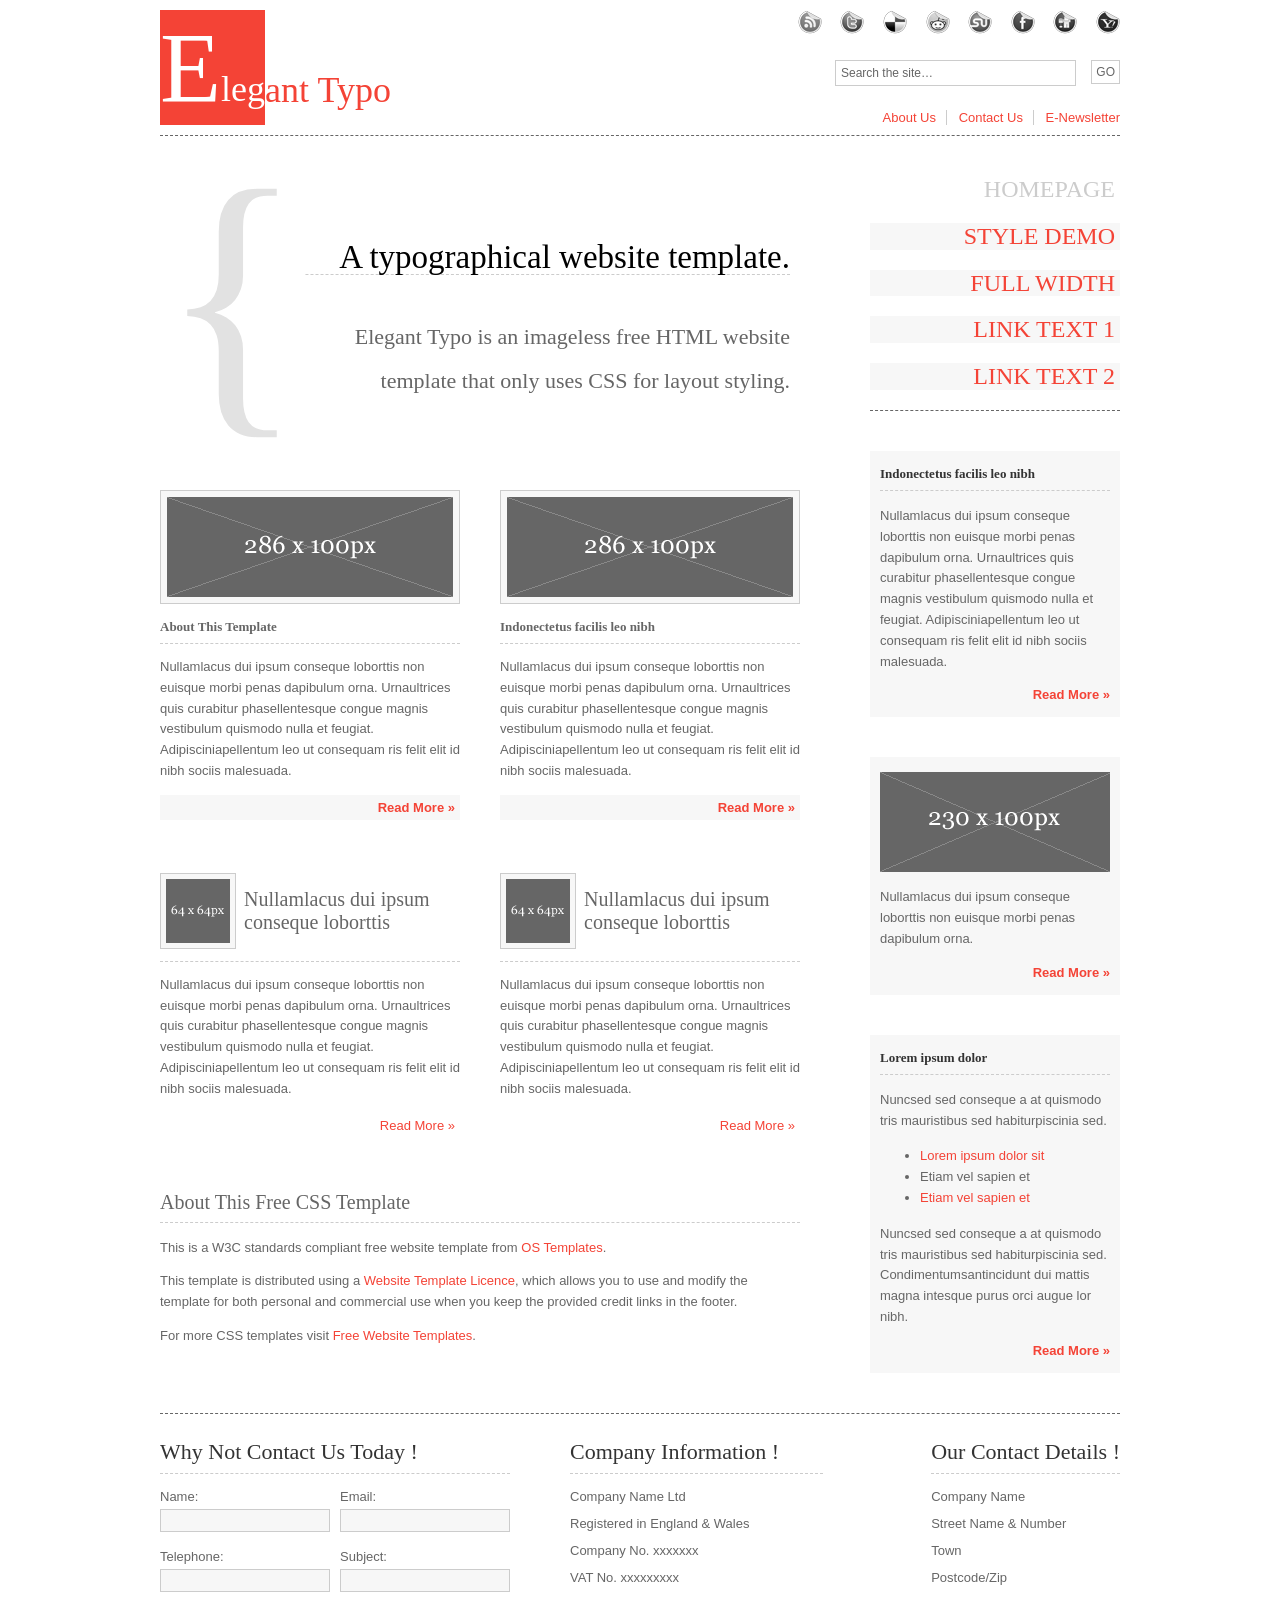
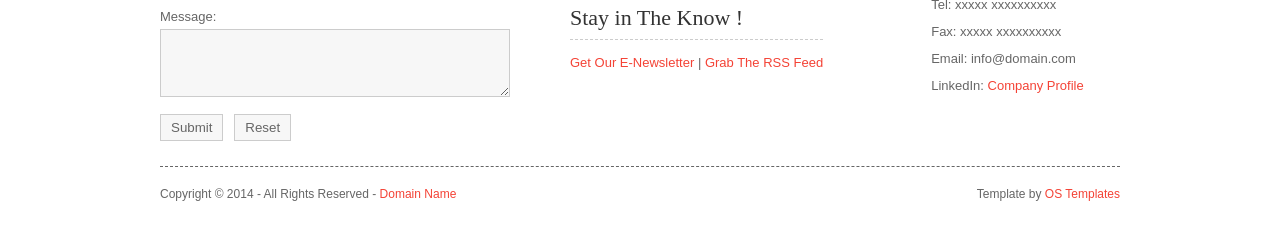
<file: SairGezgini.Presentation/SairGezgini.Web/Html/index.html>
<!DOCTYPE html PUBLIC "-//W3C//DTD XHTML 1.0 Transitional//EN" "http://www.w3.org/TR/xhtml1/DTD/xhtml1-transitional.dtd">
<!--
Template Name: Elegant Typo
Author: <a href="http://www.os-templates.com/">OS Templates</a>
Author URI: http://www.os-templates.com/
Licence: Free to use under our free template licence terms
Licence URI: http://www.os-templates.com/template-terms
-->
<html xmlns="http://www.w3.org/1999/xhtml">
<head>
<title>Elegant Typo</title>
<meta http-equiv="Content-Type" content="text/html; charset=iso-8859-1" />
<link rel="stylesheet" href="layout/styles/layout.css" type="text/css" />
</head>
<body id="top">
<div id="container">
  <div id="head">
    <div id="logo">
      <h1><a href="index.html"><strong><span>E</span>leg</strong><span>ant Typo</span></a></h1>
    </div>
    <div id="social">
      <ul>
        <li><a href="#"><img src="images/bookmarks/rss.jpg" alt="RSS" /></a></li>
        <li><a href="#"><img src="images/bookmarks/twitter.jpg" alt="Twitter" /></a></li>
        <li><a href="#"><img src="images/bookmarks/delicious.jpg" alt="Del.icio.us" /></a></li>
        <li><a href="#"><img src="images/bookmarks/reddit.jpg" alt="reddit" /></a></li>
        <li><a href="#"><img src="images/bookmarks/stumbleupon.jpg" alt="Stumbleupon" /></a></li>
        <li><a href="#"><img src="images/bookmarks/facebook.jpg" alt="Add to: Facebook" /></a></li>
        <li><a href="#"><img src="images/bookmarks/digg.jpg" alt="Digg" /></a></li>
        <li class="last"><a href="#"><img src="images/bookmarks/yahoo.jpg" alt="Y! MyWeb" /></a></li>
      </ul>
    </div>
    <div id="search">
      <form action="#" method="post">
        <fieldset>
          <legend>Site Search</legend>
          <input type="submit" name="go" id="go" value="GO" />
          <input type="text" value="Search the site&hellip;"  onfocus="this.value=(this.value=='Search the site&hellip;')? '' : this.value ;" />
        </fieldset>
      </form>
    </div>
    <div id="quicklinks">
      <ul>
        <li><a href="#">About Us</a></li>
        <li><a href="#">Contact Us</a></li>
        <li class="last"><a href="#">E-Newsletter</a></li>
      </ul>
    </div>
  </div>
  <div id="wrapper">
    <div id="content">
      <div id="introbox">
        <div>{</div>
        <h2>A typographical website template.</h2>
        <p>Elegant Typo is an imageless free HTML website template that only uses CSS for layout styling.</p>
      </div>
      <!-- Content Box -->
      <div class="homecontent">
        <ul>
          <li>
            <p class="imgholder"><img src="images/demo/286x100.gif" alt="" /></p>
            <h2>About This Template</h2>
            <p>Nullamlacus dui ipsum conseque loborttis non euisque morbi penas dapibulum orna. Urnaultrices quis curabitur phasellentesque congue magnis vestibulum quismodo nulla et feugiat. Adipisciniapellentum leo ut consequam ris felit elit id nibh sociis malesuada.</p>
            <p class="readmore"><a href="#">Read More &raquo;</a></p>
          </li>
          <li class="last">
            <p class="imgholder"><img src="images/demo/286x100.gif" alt="" /></p>
            <h2>Indonectetus facilis leo nibh</h2>
            <p>Nullamlacus dui ipsum conseque loborttis non euisque morbi penas dapibulum orna. Urnaultrices quis curabitur phasellentesque congue magnis vestibulum quismodo nulla et feugiat. Adipisciniapellentum leo ut consequam ris felit elit id nibh sociis malesuada.</p>
            <p class="readmore"><a href="#">Read More &raquo;</a></p>
          </li>
        </ul>
        <div class="clear"></div>
      </div>
      <!-- Content Box -->
      <div class="homecontent">
        <ul>
          <li>
            <h2 class="title"><img src="images/demo/64x64.gif" alt="" />Nullamlacus dui ipsum conseque loborttis</h2>
            <p>Nullamlacus dui ipsum conseque loborttis non euisque morbi penas dapibulum orna. Urnaultrices quis curabitur phasellentesque congue magnis vestibulum quismodo nulla et feugiat. Adipisciniapellentum leo ut consequam ris felit elit id nibh sociis malesuada.</p>
            <p class="readmore2"><a href="#">Read More &raquo;</a></p>
          </li>
          <li class="last">
            <h2 class="title"><img src="images/demo/64x64.gif" alt="" />Nullamlacus dui ipsum conseque loborttis</h2>
            <p>Nullamlacus dui ipsum conseque loborttis non euisque morbi penas dapibulum orna. Urnaultrices quis curabitur phasellentesque congue magnis vestibulum quismodo nulla et feugiat. Adipisciniapellentum leo ut consequam ris felit elit id nibh sociis malesuada.</p>
            <p class="readmore2"><a href="#">Read More &raquo;</a></p>
          </li>
        </ul>
        <div class="clear"></div>
      </div>
      <!-- /Box -->
      <h2>About This Free CSS Template</h2>
      <p>This is a W3C standards compliant free website template from <a href="http://www.os-templates.com/">OS Templates</a>.</p>
      <p>This template is distributed using a <a href="http://www.os-templates.com/template-terms">Website Template Licence</a>, which allows you to use and modify the template for both personal and commercial use when you keep the provided credit links in the footer.</p>
      <p>For more CSS templates visit <a href="http://www.os-templates.com/">Free Website Templates</a>.</p>
    </div>
    <div id="rightblock">
      <div id="navi">
        <ul>
          <li><a class="active" href="index.html">Homepage</a></li>
          <li><a href="pages/style-demo.html">Style Demo</a></li>
          <li><a href="pages/full-width.html">Full Width</a></li>
          <li><a href="#">Link Text 1</a></li>
          <li><a href="#">Link Text 2</a></li>
        </ul>
      </div>
      <div class="holder">
        <h2>Indonectetus facilis leo nibh</h2>
        <p>Nullamlacus dui ipsum conseque loborttis non euisque morbi penas dapibulum orna. Urnaultrices quis curabitur phasellentesque congue magnis vestibulum quismodo nulla et feugiat. Adipisciniapellentum leo ut consequam ris felit elit id nibh sociis malesuada.</p>
        <div class="readmore"><a href="#">Read More &raquo;</a></div>
      </div>
      <div class="holder"><img src="images/demo/230x100.gif" alt="" width="230" height="100" />
        <p>Nullamlacus dui ipsum conseque loborttis non euisque morbi penas dapibulum orna.</p>
        <div class="readmore"><a href="#">Read More &raquo;</a></div>
      </div>
      <div class="holder">
        <h2>Lorem ipsum dolor</h2>
        <p>Nuncsed sed conseque a at quismodo tris mauristibus sed habiturpiscinia sed.</p>
        <ul>
          <li><a href="#">Lorem ipsum dolor sit</a></li>
          <li>Etiam vel sapien et</li>
          <li><a href="#">Etiam vel sapien et</a></li>
        </ul>
        <p>Nuncsed sed conseque a at quismodo tris mauristibus sed habiturpiscinia sed. Condimentumsantincidunt dui mattis magna intesque purus orci augue lor nibh.</p>
        <div class="readmore"><a href="#">Read More &raquo;</a></div>
      </div>
    </div>
    <div class="clear"></div>
  </div>
  <div id="footer">
    <div id="contactform">
      <h2>Why Not Contact Us Today !</h2>
      <form action="#" method="post">
        <fieldset>
          <legend>Contact Form</legend>
          <label for="fullname">Name:
            <input id="fullname" name="fullname" type="text" value="" />
          </label>
          <label for="emailaddress" class="margin">Email:
            <input id="emailaddress" name="emailaddress" type="text" value="" />
          </label>
          <label for="phone">Telephone:
            <input id="phone" name="phone" type="text" value="" />
          </label>
          <label for="subject" class="margin">Subject:
            <input id="subject" name="subject" type="text" value="" />
          </label>
          <label for="message">Message:<br />
            <textarea id="message" name="message" cols="40" rows="4"></textarea>
          </label>
          <p>
            <input id="submitform" name="submitform" type="submit" value="Submit" />
            &nbsp;
            <input id="resetform" name="resetform" type="reset" value="Reset" />
          </p>
        </fieldset>
      </form>
    </div>
    <!-- End Contact Form -->
    <div id="compdetails">
      <div id="officialdetails">
        <h2>Company Information !</h2>
        <ul>
          <li>Company Name Ltd</li>
          <li>Registered in England &amp; Wales</li>
          <li>Company No. xxxxxxx</li>
          <li class="last">VAT No. xxxxxxxxx</li>
        </ul>
        <h2>Stay in The Know !</h2>
        <p><a href="#">Get Our E-Newsletter</a> | <a href="#">Grab The RSS Feed</a></p>
      </div>
      <div id="contactdetails">
        <h2>Our Contact Details !</h2>
        <ul>
          <li>Company Name</li>
          <li>Street Name &amp; Number</li>
          <li>Town</li>
          <li>Postcode/Zip</li>
          <li>Tel: xxxxx xxxxxxxxxx</li>
          <li>Fax: xxxxx xxxxxxxxxx</li>
          <li>Email: info@domain.com</li>
          <li class="last">LinkedIn: <a href="#">Company Profile</a></li>
        </ul>
      </div>
      <div class="clear"></div>
    </div>
    <!-- End Company Details -->
    <div id="copyright">
      <p class="fl_left">Copyright &copy; 2014 - All Rights Reserved - <a href="#">Domain Name</a></p>
      <p class="fl_right">Template by <a target="_blank" href="http://www.os-templates.com/" title="Free Website Templates">OS Templates</a></p>
      <br class="clear" />
    </div>
    <div class="clear"></div>
  </div>
</div>
</body>
</html>
</file>
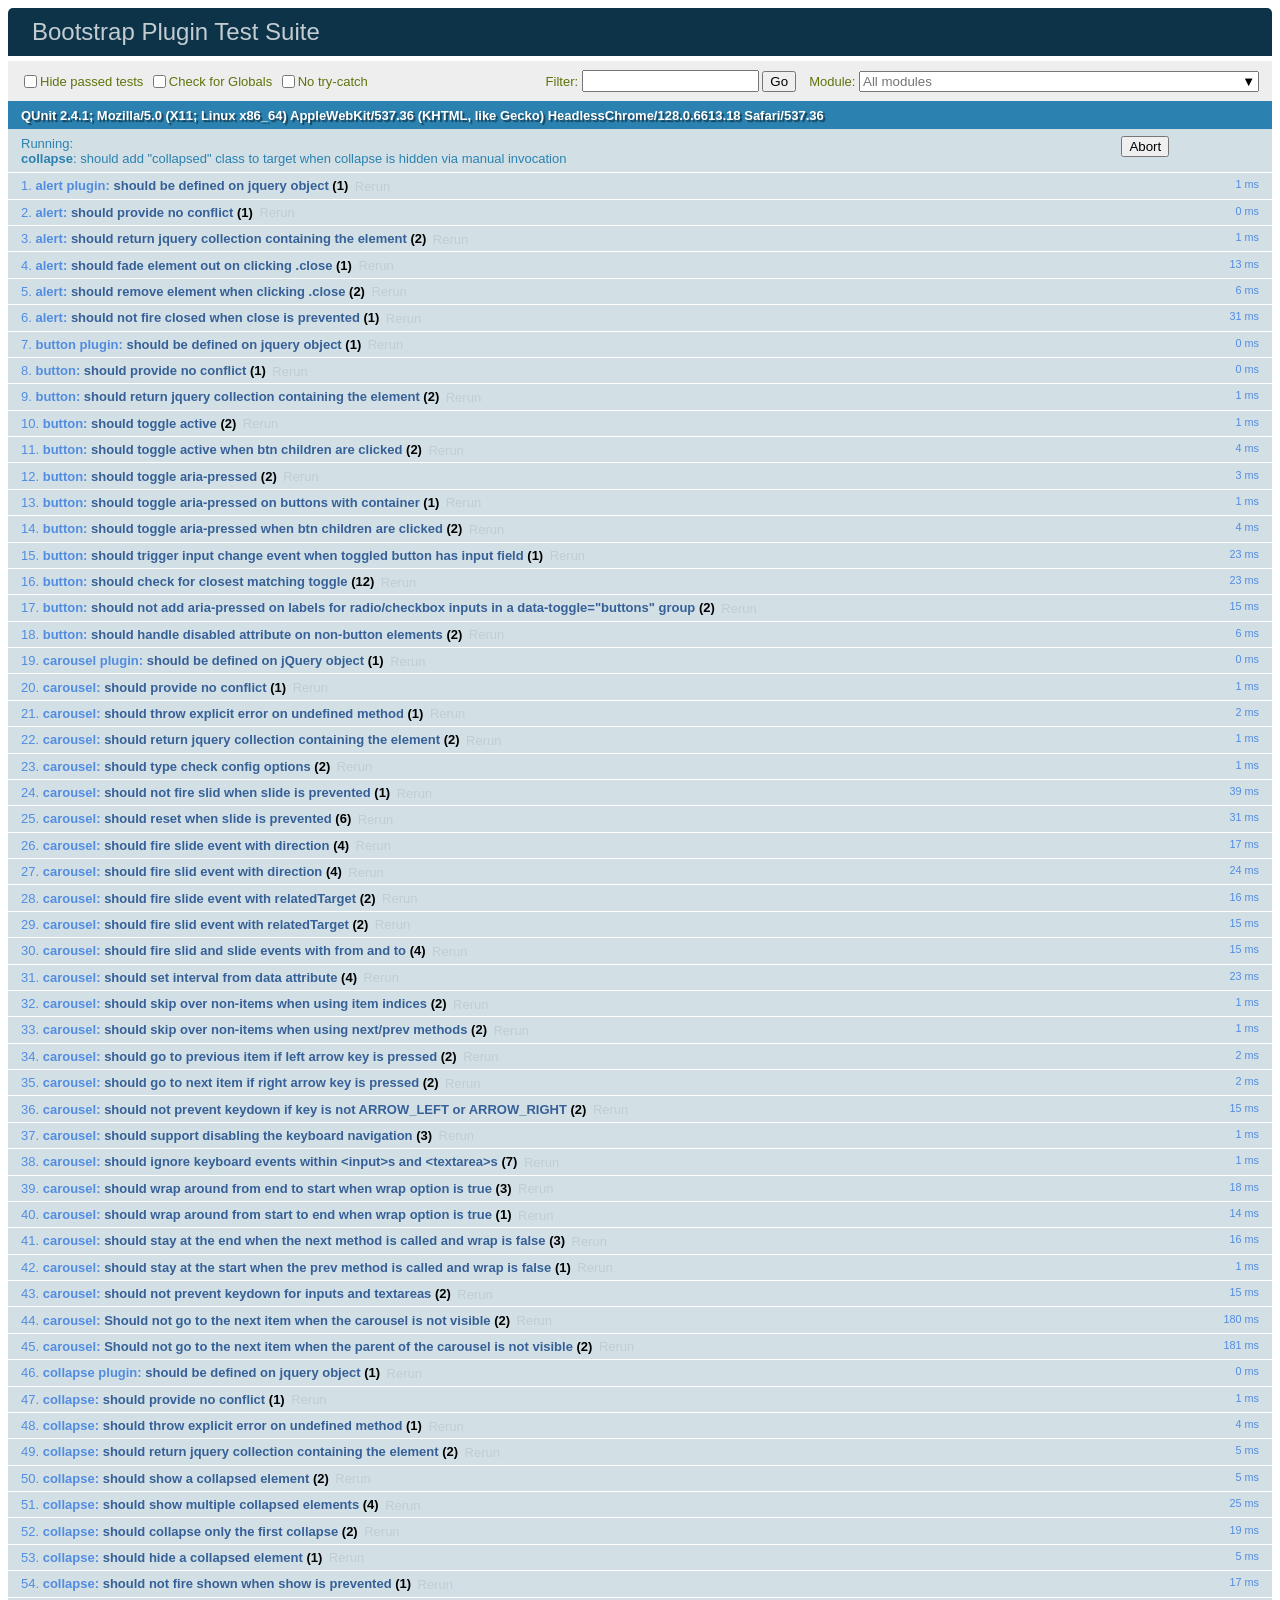
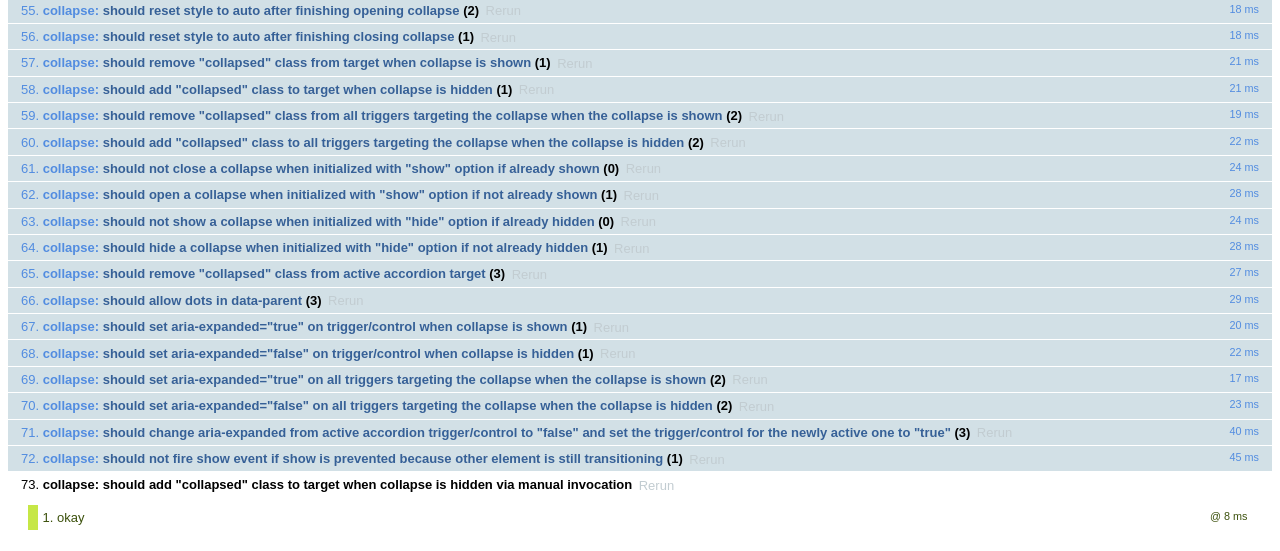
<file: SairGezgini.Presentation/SairGezgini.Web/wwwroot/css/bootstrap-4.0.0/js/tests/index.html>
<!doctype html>
<html lang="en">
  <head>
    <meta charset="utf-8">
    <meta name="viewport" content="width=device-width, initial-scale=1, shrink-to-fit=no">
    <title>Bootstrap Plugin Test Suite</title>

    <!-- jQuery -->
    <script>
      (function () {
        var path = '../../assets/js/vendor/jquery-slim.min.js'
        // get jquery param from the query string.
        var jQueryVersion = location.search.match(/[?&]jquery=(.*?)(?=&|$)/)

        // If a version was specified, use that version from our vendor folder
        if (jQueryVersion) {
          path = 'vendor/jquery-' + jQueryVersion[1] + '.min.js'
        }
        document.write('<script src="' + path + '"><\/script>')
      }())
    </script>
    <script src="../../assets/js/vendor/popper.min.js"></script>

    <!-- QUnit -->
    <link rel="stylesheet" href="vendor/qunit.css" media="screen">
    <script src="vendor/qunit.js"></script>

    <script>
      // Disable jQuery event aliases to ensure we don't accidentally use any of them
      [
        'blur',
        'focus',
        'focusin',
        'focusout',
        'resize',
        'scroll',
        'click',
        'dblclick',
        'mousedown',
        'mouseup',
        'mousemove',
        'mouseover',
        'mouseout',
        'mouseenter',
        'mouseleave',
        'change',
        'select',
        'submit',
        'keydown',
        'keypress',
        'keyup',
        'contextmenu'
      ].forEach(function(eventAlias) {
        $.fn[eventAlias] = function() {
          throw new Error('Using the ".' + eventAlias + '()" method is not allowed, so that Bootstrap can be compatible with custom jQuery builds which exclude the "event aliases" module that defines said method. See https://github.com/twbs/bootstrap/blob/master/CONTRIBUTING.md#js')
        }
      })

      // Require assert.expect in each test
      QUnit.config.requireExpects = true

      // See https://github.com/axemclion/grunt-saucelabs#test-result-details-with-qunit
      var log = []
      var testName

      QUnit.done(function(testResults) {
        var tests = []
        for (var i = 0; i < log.length; i++) {
          var details = log[i]
          tests.push({
            name: details.name,
            result: details.result,
            expected: details.expected,
            actual: details.actual,
            source: details.source
          })
        }
        testResults.tests = tests

        window.global_test_results = testResults
      })

      QUnit.testStart(function(testDetails) {
        QUnit.log(function(details) {
          if (!details.result) {
            details.name = testDetails.name
            log.push(details)
          }
        })
      })

      // Display fixture on-screen on iOS to avoid false positives
      // See https://github.com/twbs/bootstrap/pull/15955
      if (/iPhone|iPad|iPod/.test(navigator.userAgent)) {
        QUnit.begin(function() {
          $('#qunit-fixture').css({ top: 0, left: 0 })
        })

        QUnit.done(function() {
          $('#qunit-fixture').css({ top: '', left: '' })
        })
      }
    </script>

    <!-- Transpiled Plugins -->
    <script src="../dist/util.js"></script>
    <script src="../dist/alert.js"></script>
    <script src="../dist/button.js"></script>
    <script src="../dist/carousel.js"></script>
    <script src="../dist/collapse.js"></script>
    <script src="../dist/dropdown.js"></script>
    <script src="../dist/modal.js"></script>
    <script src="../dist/scrollspy.js"></script>
    <script src="../dist/tab.js"></script>
    <script src="../dist/tooltip.js"></script>
    <script src="../dist/popover.js"></script>

    <!-- Unit Tests -->
    <script src="unit/alert.js"></script>
    <script src="unit/button.js"></script>
    <script src="unit/carousel.js"></script>
    <script src="unit/collapse.js"></script>
    <script src="unit/dropdown.js"></script>
    <script src="unit/modal.js"></script>
    <script src="unit/scrollspy.js"></script>
    <script src="unit/tab.js"></script>
    <script src="unit/tooltip.js"></script>
    <script src="unit/popover.js"></script>
    <script src="unit/util.js"></script>
  </head>
  <body>
    <div id="qunit-container">
      <div id="qunit"></div>
      <div id="qunit-fixture"></div>
    </div>
  </body>
</html>
</file>
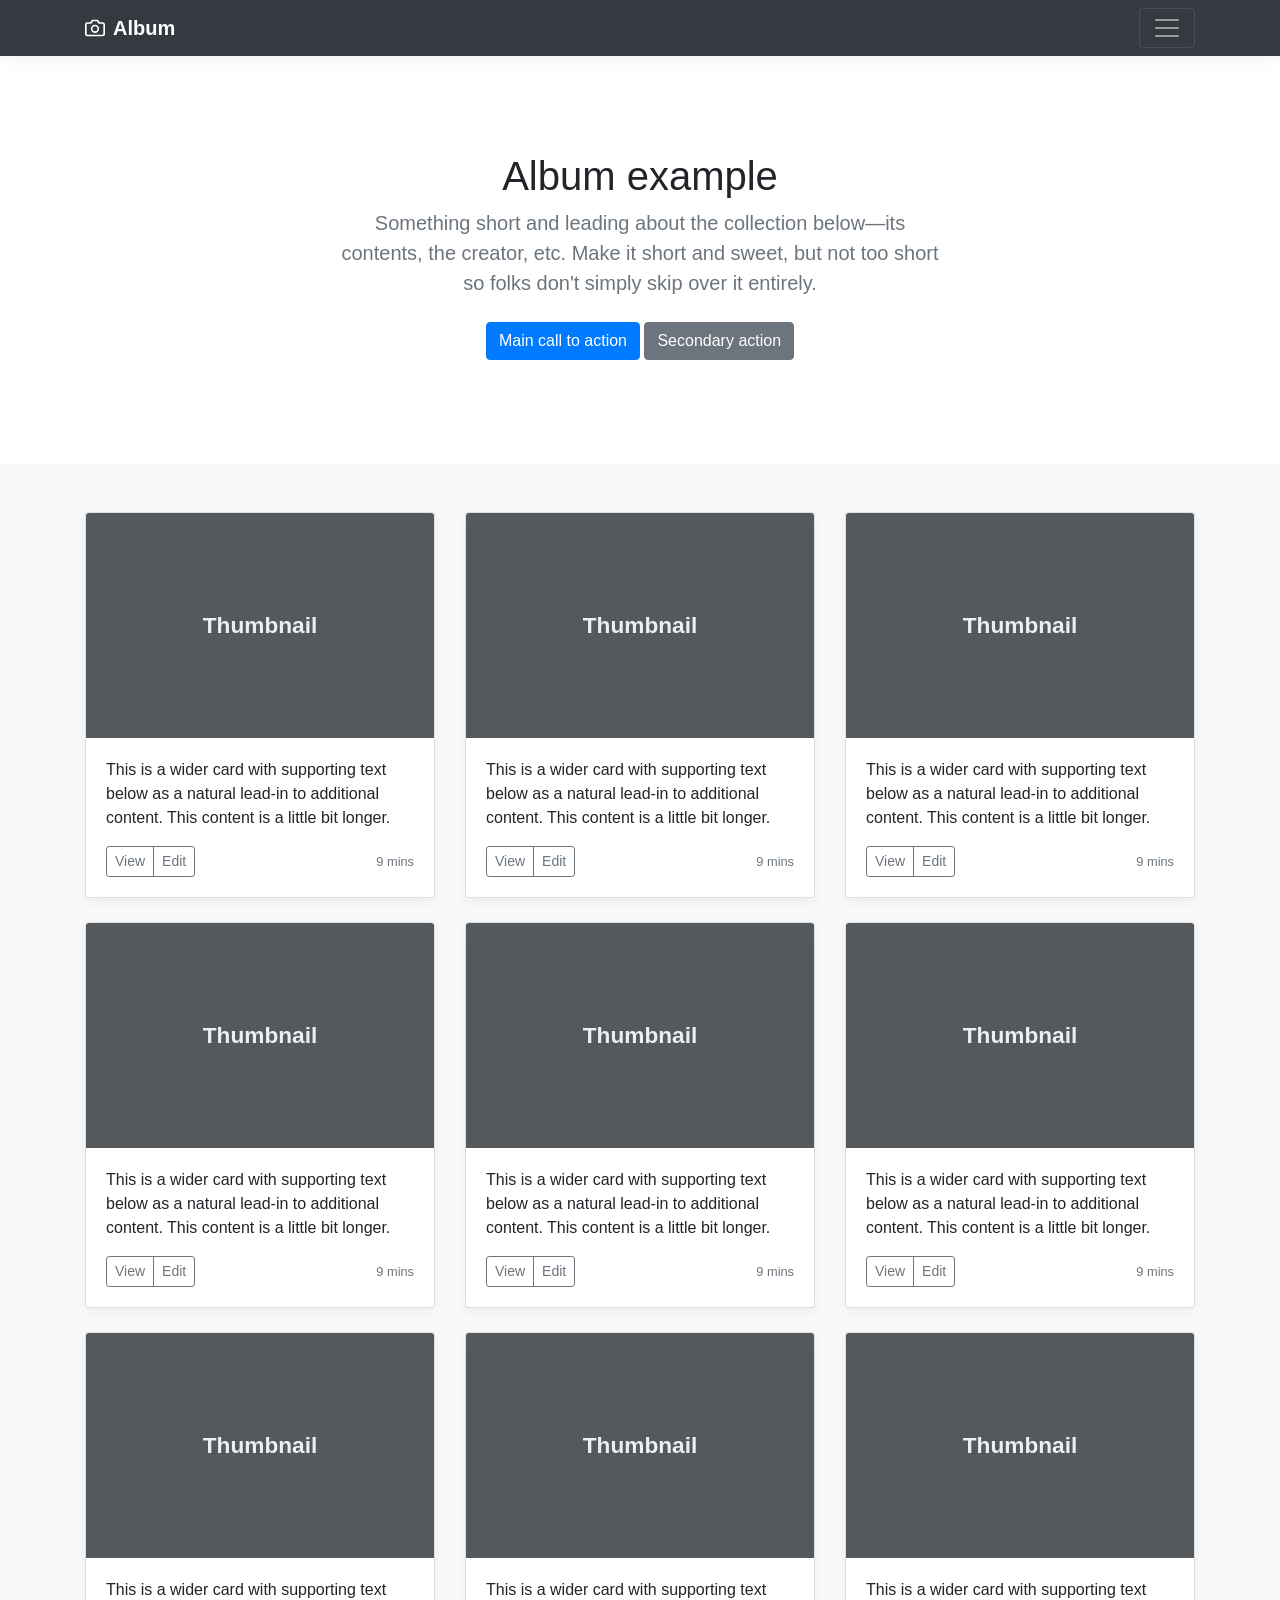
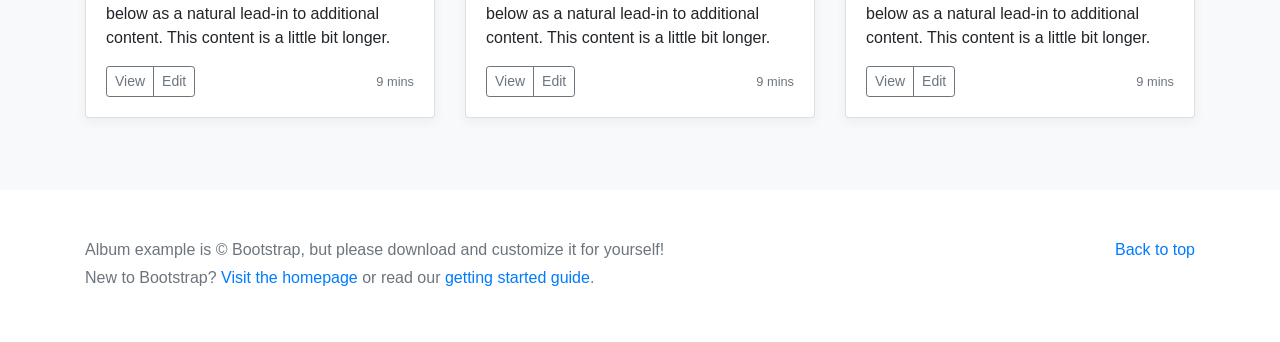
<file: SairGezgini.Presentation/SairGezgini.Web/wwwroot/css/bootstrap-4.0.0/docs/4.0/examples/album/index.html>
<!doctype html>
<html lang="en">
  <head>
    <meta charset="utf-8">
    <meta name="viewport" content="width=device-width, initial-scale=1, shrink-to-fit=no">
    <meta name="description" content="">
    <meta name="author" content="">
    <link rel="icon" href="../../../../favicon.ico">

    <title>Album example for Bootstrap</title>

    <!-- Bootstrap core CSS -->
    <link href="../../../../dist/css/bootstrap.min.css" rel="stylesheet">

    <!-- Custom styles for this template -->
    <link href="album.css" rel="stylesheet">
  </head>

  <body>

    <header>
      <div class="collapse bg-dark" id="navbarHeader">
        <div class="container">
          <div class="row">
            <div class="col-sm-8 col-md-7 py-4">
              <h4 class="text-white">About</h4>
              <p class="text-muted">Add some information about the album below, the author, or any other background context. Make it a few sentences long so folks can pick up some informative tidbits. Then, link them off to some social networking sites or contact information.</p>
            </div>
            <div class="col-sm-4 offset-md-1 py-4">
              <h4 class="text-white">Contact</h4>
              <ul class="list-unstyled">
                <li><a href="#" class="text-white">Follow on Twitter</a></li>
                <li><a href="#" class="text-white">Like on Facebook</a></li>
                <li><a href="#" class="text-white">Email me</a></li>
              </ul>
            </div>
          </div>
        </div>
      </div>
      <div class="navbar navbar-dark bg-dark box-shadow">
        <div class="container d-flex justify-content-between">
          <a href="#" class="navbar-brand d-flex align-items-center">
            <svg xmlns="http://www.w3.org/2000/svg" width="20" height="20" viewBox="0 0 24 24" fill="none" stroke="currentColor" stroke-width="2" stroke-linecap="round" stroke-linejoin="round" class="mr-2"><path d="M23 19a2 2 0 0 1-2 2H3a2 2 0 0 1-2-2V8a2 2 0 0 1 2-2h4l2-3h6l2 3h4a2 2 0 0 1 2 2z"></path><circle cx="12" cy="13" r="4"></circle></svg>
            <strong>Album</strong>
          </a>
          <button class="navbar-toggler" type="button" data-toggle="collapse" data-target="#navbarHeader" aria-controls="navbarHeader" aria-expanded="false" aria-label="Toggle navigation">
            <span class="navbar-toggler-icon"></span>
          </button>
        </div>
      </div>
    </header>

    <main role="main">

      <section class="jumbotron text-center">
        <div class="container">
          <h1 class="jumbotron-heading">Album example</h1>
          <p class="lead text-muted">Something short and leading about the collection below—its contents, the creator, etc. Make it short and sweet, but not too short so folks don't simply skip over it entirely.</p>
          <p>
            <a href="#" class="btn btn-primary my-2">Main call to action</a>
            <a href="#" class="btn btn-secondary my-2">Secondary action</a>
          </p>
        </div>
      </section>

      <div class="album py-5 bg-light">
        <div class="container">

          <div class="row">
            <div class="col-md-4">
              <div class="card mb-4 box-shadow">
                <img class="card-img-top" data-src="holder.js/100px225?theme=thumb&bg=55595c&fg=eceeef&text=Thumbnail" alt="Card image cap">
                <div class="card-body">
                  <p class="card-text">This is a wider card with supporting text below as a natural lead-in to additional content. This content is a little bit longer.</p>
                  <div class="d-flex justify-content-between align-items-center">
                    <div class="btn-group">
                      <button type="button" class="btn btn-sm btn-outline-secondary">View</button>
                      <button type="button" class="btn btn-sm btn-outline-secondary">Edit</button>
                    </div>
                    <small class="text-muted">9 mins</small>
                  </div>
                </div>
              </div>
            </div>
            <div class="col-md-4">
              <div class="card mb-4 box-shadow">
                <img class="card-img-top" data-src="holder.js/100px225?theme=thumb&bg=55595c&fg=eceeef&text=Thumbnail" alt="Card image cap">
                <div class="card-body">
                  <p class="card-text">This is a wider card with supporting text below as a natural lead-in to additional content. This content is a little bit longer.</p>
                  <div class="d-flex justify-content-between align-items-center">
                    <div class="btn-group">
                      <button type="button" class="btn btn-sm btn-outline-secondary">View</button>
                      <button type="button" class="btn btn-sm btn-outline-secondary">Edit</button>
                    </div>
                    <small class="text-muted">9 mins</small>
                  </div>
                </div>
              </div>
            </div>
            <div class="col-md-4">
              <div class="card mb-4 box-shadow">
                <img class="card-img-top" data-src="holder.js/100px225?theme=thumb&bg=55595c&fg=eceeef&text=Thumbnail" alt="Card image cap">
                <div class="card-body">
                  <p class="card-text">This is a wider card with supporting text below as a natural lead-in to additional content. This content is a little bit longer.</p>
                  <div class="d-flex justify-content-between align-items-center">
                    <div class="btn-group">
                      <button type="button" class="btn btn-sm btn-outline-secondary">View</button>
                      <button type="button" class="btn btn-sm btn-outline-secondary">Edit</button>
                    </div>
                    <small class="text-muted">9 mins</small>
                  </div>
                </div>
              </div>
            </div>

            <div class="col-md-4">
              <div class="card mb-4 box-shadow">
                <img class="card-img-top" data-src="holder.js/100px225?theme=thumb&bg=55595c&fg=eceeef&text=Thumbnail" alt="Card image cap">
                <div class="card-body">
                  <p class="card-text">This is a wider card with supporting text below as a natural lead-in to additional content. This content is a little bit longer.</p>
                  <div class="d-flex justify-content-between align-items-center">
                    <div class="btn-group">
                      <button type="button" class="btn btn-sm btn-outline-secondary">View</button>
                      <button type="button" class="btn btn-sm btn-outline-secondary">Edit</button>
                    </div>
                    <small class="text-muted">9 mins</small>
                  </div>
                </div>
              </div>
            </div>
            <div class="col-md-4">
              <div class="card mb-4 box-shadow">
                <img class="card-img-top" data-src="holder.js/100px225?theme=thumb&bg=55595c&fg=eceeef&text=Thumbnail" alt="Card image cap">
                <div class="card-body">
                  <p class="card-text">This is a wider card with supporting text below as a natural lead-in to additional content. This content is a little bit longer.</p>
                  <div class="d-flex justify-content-between align-items-center">
                    <div class="btn-group">
                      <button type="button" class="btn btn-sm btn-outline-secondary">View</button>
                      <button type="button" class="btn btn-sm btn-outline-secondary">Edit</button>
                    </div>
                    <small class="text-muted">9 mins</small>
                  </div>
                </div>
              </div>
            </div>
            <div class="col-md-4">
              <div class="card mb-4 box-shadow">
                <img class="card-img-top" data-src="holder.js/100px225?theme=thumb&bg=55595c&fg=eceeef&text=Thumbnail" alt="Card image cap">
                <div class="card-body">
                  <p class="card-text">This is a wider card with supporting text below as a natural lead-in to additional content. This content is a little bit longer.</p>
                  <div class="d-flex justify-content-between align-items-center">
                    <div class="btn-group">
                      <button type="button" class="btn btn-sm btn-outline-secondary">View</button>
                      <button type="button" class="btn btn-sm btn-outline-secondary">Edit</button>
                    </div>
                    <small class="text-muted">9 mins</small>
                  </div>
                </div>
              </div>
            </div>

            <div class="col-md-4">
              <div class="card mb-4 box-shadow">
                <img class="card-img-top" data-src="holder.js/100px225?theme=thumb&bg=55595c&fg=eceeef&text=Thumbnail" alt="Card image cap">
                <div class="card-body">
                  <p class="card-text">This is a wider card with supporting text below as a natural lead-in to additional content. This content is a little bit longer.</p>
                  <div class="d-flex justify-content-between align-items-center">
                    <div class="btn-group">
                      <button type="button" class="btn btn-sm btn-outline-secondary">View</button>
                      <button type="button" class="btn btn-sm btn-outline-secondary">Edit</button>
                    </div>
                    <small class="text-muted">9 mins</small>
                  </div>
                </div>
              </div>
            </div>
            <div class="col-md-4">
              <div class="card mb-4 box-shadow">
                <img class="card-img-top" data-src="holder.js/100px225?theme=thumb&bg=55595c&fg=eceeef&text=Thumbnail" alt="Card image cap">
                <div class="card-body">
                  <p class="card-text">This is a wider card with supporting text below as a natural lead-in to additional content. This content is a little bit longer.</p>
                  <div class="d-flex justify-content-between align-items-center">
                    <div class="btn-group">
                      <button type="button" class="btn btn-sm btn-outline-secondary">View</button>
                      <button type="button" class="btn btn-sm btn-outline-secondary">Edit</button>
                    </div>
                    <small class="text-muted">9 mins</small>
                  </div>
                </div>
              </div>
            </div>
            <div class="col-md-4">
              <div class="card mb-4 box-shadow">
                <img class="card-img-top" data-src="holder.js/100px225?theme=thumb&bg=55595c&fg=eceeef&text=Thumbnail" alt="Card image cap">
                <div class="card-body">
                  <p class="card-text">This is a wider card with supporting text below as a natural lead-in to additional content. This content is a little bit longer.</p>
                  <div class="d-flex justify-content-between align-items-center">
                    <div class="btn-group">
                      <button type="button" class="btn btn-sm btn-outline-secondary">View</button>
                      <button type="button" class="btn btn-sm btn-outline-secondary">Edit</button>
                    </div>
                    <small class="text-muted">9 mins</small>
                  </div>
                </div>
              </div>
            </div>
          </div>
        </div>
      </div>

    </main>

    <footer class="text-muted">
      <div class="container">
        <p class="float-right">
          <a href="#">Back to top</a>
        </p>
        <p>Album example is &copy; Bootstrap, but please download and customize it for yourself!</p>
        <p>New to Bootstrap? <a href="../../">Visit the homepage</a> or read our <a href="../../getting-started/">getting started guide</a>.</p>
      </div>
    </footer>

    <!-- Bootstrap core JavaScript
    ================================================== -->
    <!-- Placed at the end of the document so the pages load faster -->
    <script src="https://code.jquery.com/jquery-3.2.1.slim.min.js" integrity="sha384-KJ3o2DKtIkvYIK3UENzmM7KCkRr/rE9/Qpg6aAZGJwFDMVNA/GpGFF93hXpG5KkN" crossorigin="anonymous"></script>
    <script>window.jQuery || document.write('<script src="../../../../assets/js/vendor/jquery-slim.min.js"><\/script>')</script>
    <script src="../../../../assets/js/vendor/popper.min.js"></script>
    <script src="../../../../dist/js/bootstrap.min.js"></script>
    <script src="../../../../assets/js/vendor/holder.min.js"></script>
  </body>
</html>
</file>
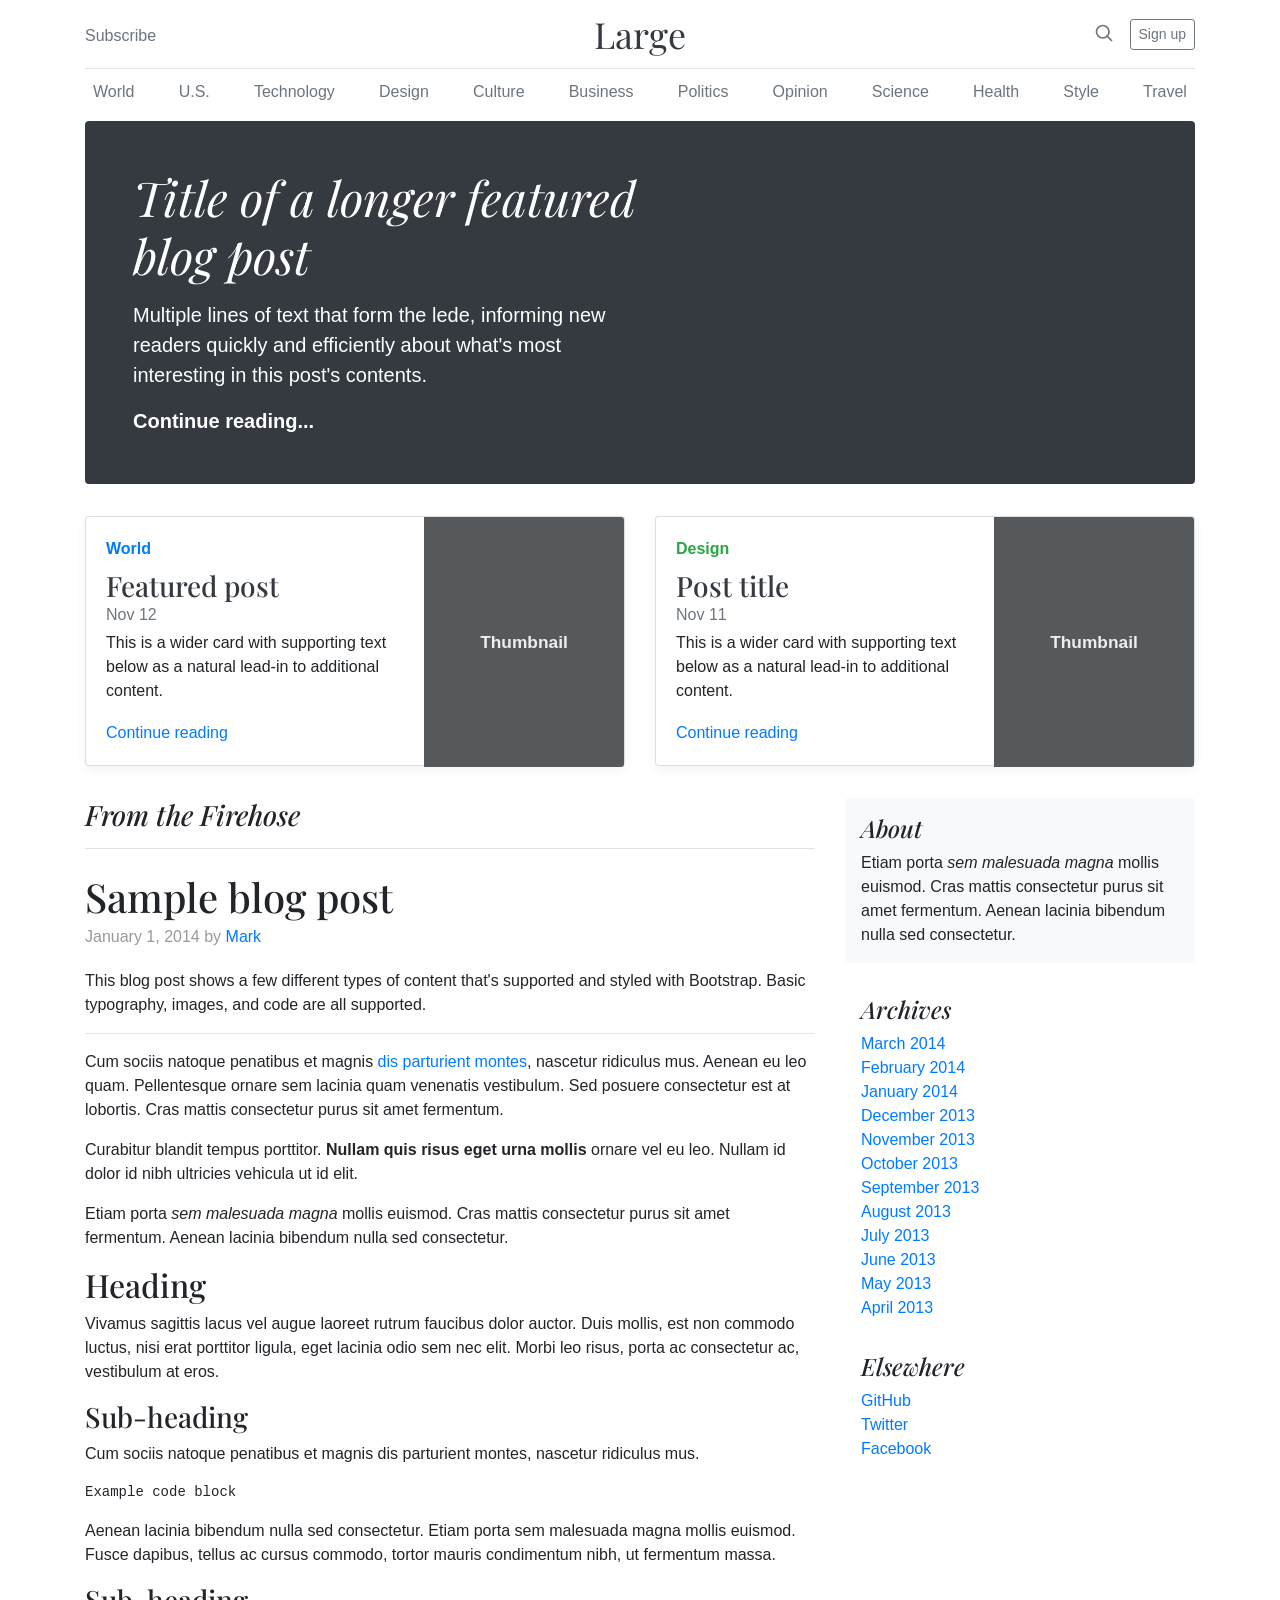
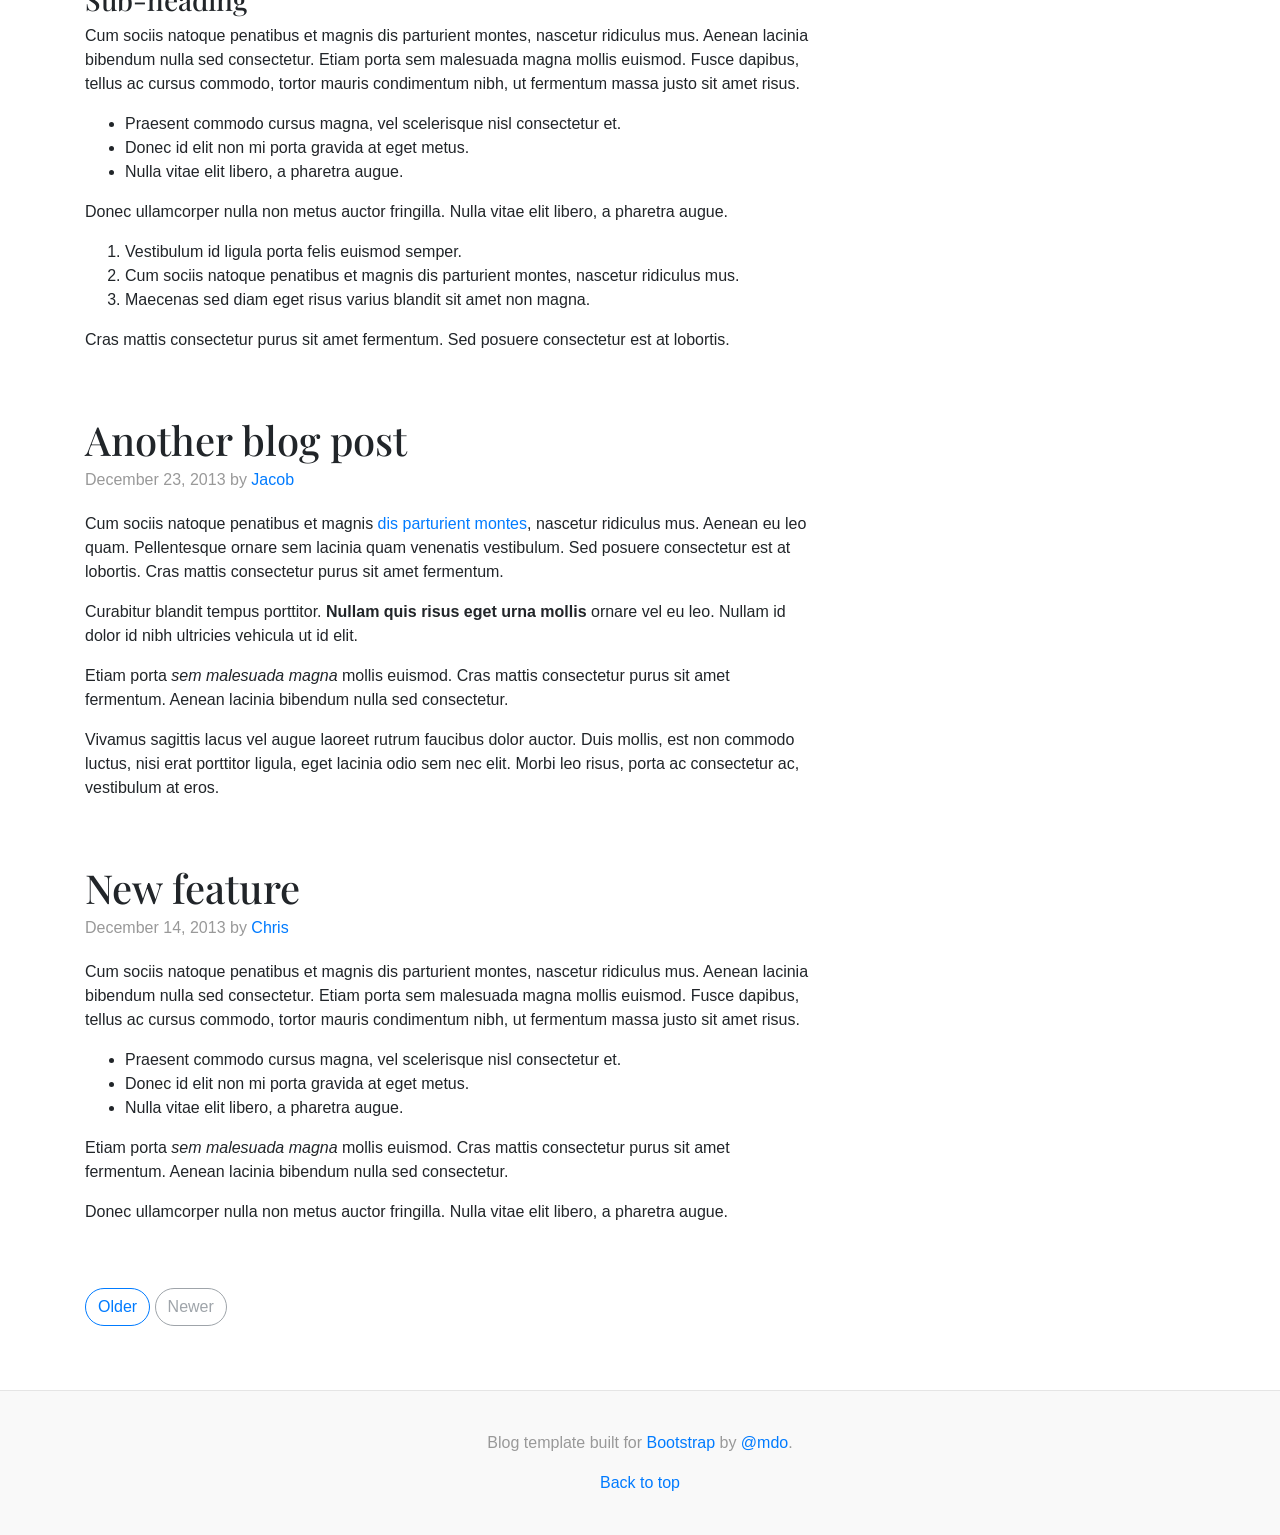
<file: SairGezgini.Presentation/SairGezgini.Web/wwwroot/css/bootstrap-4.0.0/docs/4.0/examples/blog/index.html>
<!doctype html>
<html lang="en">
  <head>
    <meta charset="utf-8">
    <meta name="viewport" content="width=device-width, initial-scale=1, shrink-to-fit=no">
    <meta name="description" content="">
    <meta name="author" content="">
    <link rel="icon" href="../../../../favicon.ico">

    <title>Blog Template for Bootstrap</title>

    <!-- Bootstrap core CSS -->
    <link href="../../../../dist/css/bootstrap.min.css" rel="stylesheet">

    <!-- Custom styles for this template -->
    <link href="https://fonts.googleapis.com/css?family=Playfair+Display:700,900" rel="stylesheet">
    <link href="blog.css" rel="stylesheet">
  </head>

  <body>

    <div class="container">
      <header class="blog-header py-3">
        <div class="row flex-nowrap justify-content-between align-items-center">
          <div class="col-4 pt-1">
            <a class="text-muted" href="#">Subscribe</a>
          </div>
          <div class="col-4 text-center">
            <a class="blog-header-logo text-dark" href="#">Large</a>
          </div>
          <div class="col-4 d-flex justify-content-end align-items-center">
            <a class="text-muted" href="#">
              <svg xmlns="http://www.w3.org/2000/svg" width="20" height="20" viewBox="0 0 24 24" fill="none" stroke="currentColor" stroke-width="2" stroke-linecap="round" stroke-linejoin="round" class="mx-3"><circle cx="10.5" cy="10.5" r="7.5"></circle><line x1="21" y1="21" x2="15.8" y2="15.8"></line></svg>
            </a>
            <a class="btn btn-sm btn-outline-secondary" href="#">Sign up</a>
          </div>
        </div>
      </header>

      <div class="nav-scroller py-1 mb-2">
        <nav class="nav d-flex justify-content-between">
          <a class="p-2 text-muted" href="#">World</a>
          <a class="p-2 text-muted" href="#">U.S.</a>
          <a class="p-2 text-muted" href="#">Technology</a>
          <a class="p-2 text-muted" href="#">Design</a>
          <a class="p-2 text-muted" href="#">Culture</a>
          <a class="p-2 text-muted" href="#">Business</a>
          <a class="p-2 text-muted" href="#">Politics</a>
          <a class="p-2 text-muted" href="#">Opinion</a>
          <a class="p-2 text-muted" href="#">Science</a>
          <a class="p-2 text-muted" href="#">Health</a>
          <a class="p-2 text-muted" href="#">Style</a>
          <a class="p-2 text-muted" href="#">Travel</a>
        </nav>
      </div>

      <div class="jumbotron p-3 p-md-5 text-white rounded bg-dark">
        <div class="col-md-6 px-0">
          <h1 class="display-4 font-italic">Title of a longer featured blog post</h1>
          <p class="lead my-3">Multiple lines of text that form the lede, informing new readers quickly and efficiently about what's most interesting in this post's contents.</p>
          <p class="lead mb-0"><a href="#" class="text-white font-weight-bold">Continue reading...</a></p>
        </div>
      </div>

      <div class="row mb-2">
        <div class="col-md-6">
          <div class="card flex-md-row mb-4 box-shadow h-md-250">
            <div class="card-body d-flex flex-column align-items-start">
              <strong class="d-inline-block mb-2 text-primary">World</strong>
              <h3 class="mb-0">
                <a class="text-dark" href="#">Featured post</a>
              </h3>
              <div class="mb-1 text-muted">Nov 12</div>
              <p class="card-text mb-auto">This is a wider card with supporting text below as a natural lead-in to additional content.</p>
              <a href="#">Continue reading</a>
            </div>
            <img class="card-img-right flex-auto d-none d-md-block" data-src="holder.js/200x250?theme=thumb" alt="Card image cap">
          </div>
        </div>
        <div class="col-md-6">
          <div class="card flex-md-row mb-4 box-shadow h-md-250">
            <div class="card-body d-flex flex-column align-items-start">
              <strong class="d-inline-block mb-2 text-success">Design</strong>
              <h3 class="mb-0">
                <a class="text-dark" href="#">Post title</a>
              </h3>
              <div class="mb-1 text-muted">Nov 11</div>
              <p class="card-text mb-auto">This is a wider card with supporting text below as a natural lead-in to additional content.</p>
              <a href="#">Continue reading</a>
            </div>
            <img class="card-img-right flex-auto d-none d-md-block" data-src="holder.js/200x250?theme=thumb" alt="Card image cap">
          </div>
        </div>
      </div>
    </div>

    <main role="main" class="container">
      <div class="row">
        <div class="col-md-8 blog-main">
          <h3 class="pb-3 mb-4 font-italic border-bottom">
            From the Firehose
          </h3>

          <div class="blog-post">
            <h2 class="blog-post-title">Sample blog post</h2>
            <p class="blog-post-meta">January 1, 2014 by <a href="#">Mark</a></p>

            <p>This blog post shows a few different types of content that's supported and styled with Bootstrap. Basic typography, images, and code are all supported.</p>
            <hr>
            <p>Cum sociis natoque penatibus et magnis <a href="#">dis parturient montes</a>, nascetur ridiculus mus. Aenean eu leo quam. Pellentesque ornare sem lacinia quam venenatis vestibulum. Sed posuere consectetur est at lobortis. Cras mattis consectetur purus sit amet fermentum.</p>
            <blockquote>
              <p>Curabitur blandit tempus porttitor. <strong>Nullam quis risus eget urna mollis</strong> ornare vel eu leo. Nullam id dolor id nibh ultricies vehicula ut id elit.</p>
            </blockquote>
            <p>Etiam porta <em>sem malesuada magna</em> mollis euismod. Cras mattis consectetur purus sit amet fermentum. Aenean lacinia bibendum nulla sed consectetur.</p>
            <h2>Heading</h2>
            <p>Vivamus sagittis lacus vel augue laoreet rutrum faucibus dolor auctor. Duis mollis, est non commodo luctus, nisi erat porttitor ligula, eget lacinia odio sem nec elit. Morbi leo risus, porta ac consectetur ac, vestibulum at eros.</p>
            <h3>Sub-heading</h3>
            <p>Cum sociis natoque penatibus et magnis dis parturient montes, nascetur ridiculus mus.</p>
            <pre><code>Example code block</code></pre>
            <p>Aenean lacinia bibendum nulla sed consectetur. Etiam porta sem malesuada magna mollis euismod. Fusce dapibus, tellus ac cursus commodo, tortor mauris condimentum nibh, ut fermentum massa.</p>
            <h3>Sub-heading</h3>
            <p>Cum sociis natoque penatibus et magnis dis parturient montes, nascetur ridiculus mus. Aenean lacinia bibendum nulla sed consectetur. Etiam porta sem malesuada magna mollis euismod. Fusce dapibus, tellus ac cursus commodo, tortor mauris condimentum nibh, ut fermentum massa justo sit amet risus.</p>
            <ul>
              <li>Praesent commodo cursus magna, vel scelerisque nisl consectetur et.</li>
              <li>Donec id elit non mi porta gravida at eget metus.</li>
              <li>Nulla vitae elit libero, a pharetra augue.</li>
            </ul>
            <p>Donec ullamcorper nulla non metus auctor fringilla. Nulla vitae elit libero, a pharetra augue.</p>
            <ol>
              <li>Vestibulum id ligula porta felis euismod semper.</li>
              <li>Cum sociis natoque penatibus et magnis dis parturient montes, nascetur ridiculus mus.</li>
              <li>Maecenas sed diam eget risus varius blandit sit amet non magna.</li>
            </ol>
            <p>Cras mattis consectetur purus sit amet fermentum. Sed posuere consectetur est at lobortis.</p>
          </div><!-- /.blog-post -->

          <div class="blog-post">
            <h2 class="blog-post-title">Another blog post</h2>
            <p class="blog-post-meta">December 23, 2013 by <a href="#">Jacob</a></p>

            <p>Cum sociis natoque penatibus et magnis <a href="#">dis parturient montes</a>, nascetur ridiculus mus. Aenean eu leo quam. Pellentesque ornare sem lacinia quam venenatis vestibulum. Sed posuere consectetur est at lobortis. Cras mattis consectetur purus sit amet fermentum.</p>
            <blockquote>
              <p>Curabitur blandit tempus porttitor. <strong>Nullam quis risus eget urna mollis</strong> ornare vel eu leo. Nullam id dolor id nibh ultricies vehicula ut id elit.</p>
            </blockquote>
            <p>Etiam porta <em>sem malesuada magna</em> mollis euismod. Cras mattis consectetur purus sit amet fermentum. Aenean lacinia bibendum nulla sed consectetur.</p>
            <p>Vivamus sagittis lacus vel augue laoreet rutrum faucibus dolor auctor. Duis mollis, est non commodo luctus, nisi erat porttitor ligula, eget lacinia odio sem nec elit. Morbi leo risus, porta ac consectetur ac, vestibulum at eros.</p>
          </div><!-- /.blog-post -->

          <div class="blog-post">
            <h2 class="blog-post-title">New feature</h2>
            <p class="blog-post-meta">December 14, 2013 by <a href="#">Chris</a></p>

            <p>Cum sociis natoque penatibus et magnis dis parturient montes, nascetur ridiculus mus. Aenean lacinia bibendum nulla sed consectetur. Etiam porta sem malesuada magna mollis euismod. Fusce dapibus, tellus ac cursus commodo, tortor mauris condimentum nibh, ut fermentum massa justo sit amet risus.</p>
            <ul>
              <li>Praesent commodo cursus magna, vel scelerisque nisl consectetur et.</li>
              <li>Donec id elit non mi porta gravida at eget metus.</li>
              <li>Nulla vitae elit libero, a pharetra augue.</li>
            </ul>
            <p>Etiam porta <em>sem malesuada magna</em> mollis euismod. Cras mattis consectetur purus sit amet fermentum. Aenean lacinia bibendum nulla sed consectetur.</p>
            <p>Donec ullamcorper nulla non metus auctor fringilla. Nulla vitae elit libero, a pharetra augue.</p>
          </div><!-- /.blog-post -->

          <nav class="blog-pagination">
            <a class="btn btn-outline-primary" href="#">Older</a>
            <a class="btn btn-outline-secondary disabled" href="#">Newer</a>
          </nav>

        </div><!-- /.blog-main -->

        <aside class="col-md-4 blog-sidebar">
          <div class="p-3 mb-3 bg-light rounded">
            <h4 class="font-italic">About</h4>
            <p class="mb-0">Etiam porta <em>sem malesuada magna</em> mollis euismod. Cras mattis consectetur purus sit amet fermentum. Aenean lacinia bibendum nulla sed consectetur.</p>
          </div>

          <div class="p-3">
            <h4 class="font-italic">Archives</h4>
            <ol class="list-unstyled mb-0">
              <li><a href="#">March 2014</a></li>
              <li><a href="#">February 2014</a></li>
              <li><a href="#">January 2014</a></li>
              <li><a href="#">December 2013</a></li>
              <li><a href="#">November 2013</a></li>
              <li><a href="#">October 2013</a></li>
              <li><a href="#">September 2013</a></li>
              <li><a href="#">August 2013</a></li>
              <li><a href="#">July 2013</a></li>
              <li><a href="#">June 2013</a></li>
              <li><a href="#">May 2013</a></li>
              <li><a href="#">April 2013</a></li>
            </ol>
          </div>

          <div class="p-3">
            <h4 class="font-italic">Elsewhere</h4>
            <ol class="list-unstyled">
              <li><a href="#">GitHub</a></li>
              <li><a href="#">Twitter</a></li>
              <li><a href="#">Facebook</a></li>
            </ol>
          </div>
        </aside><!-- /.blog-sidebar -->

      </div><!-- /.row -->

    </main><!-- /.container -->

    <footer class="blog-footer">
      <p>Blog template built for <a href="https://getbootstrap.com/">Bootstrap</a> by <a href="https://twitter.com/mdo">@mdo</a>.</p>
      <p>
        <a href="#">Back to top</a>
      </p>
    </footer>

    <!-- Bootstrap core JavaScript
    ================================================== -->
    <!-- Placed at the end of the document so the pages load faster -->
    <script src="https://code.jquery.com/jquery-3.2.1.slim.min.js" integrity="sha384-KJ3o2DKtIkvYIK3UENzmM7KCkRr/rE9/Qpg6aAZGJwFDMVNA/GpGFF93hXpG5KkN" crossorigin="anonymous"></script>
    <script>window.jQuery || document.write('<script src="../../../../assets/js/vendor/jquery-slim.min.js"><\/script>')</script>
    <script src="../../../../assets/js/vendor/popper.min.js"></script>
    <script src="../../../../dist/js/bootstrap.min.js"></script>
    <script src="../../../../assets/js/vendor/holder.min.js"></script>
    <script>
      Holder.addTheme('thumb', {
        bg: '#55595c',
        fg: '#eceeef',
        text: 'Thumbnail'
      });
    </script>
  </body>
</html>
</file>
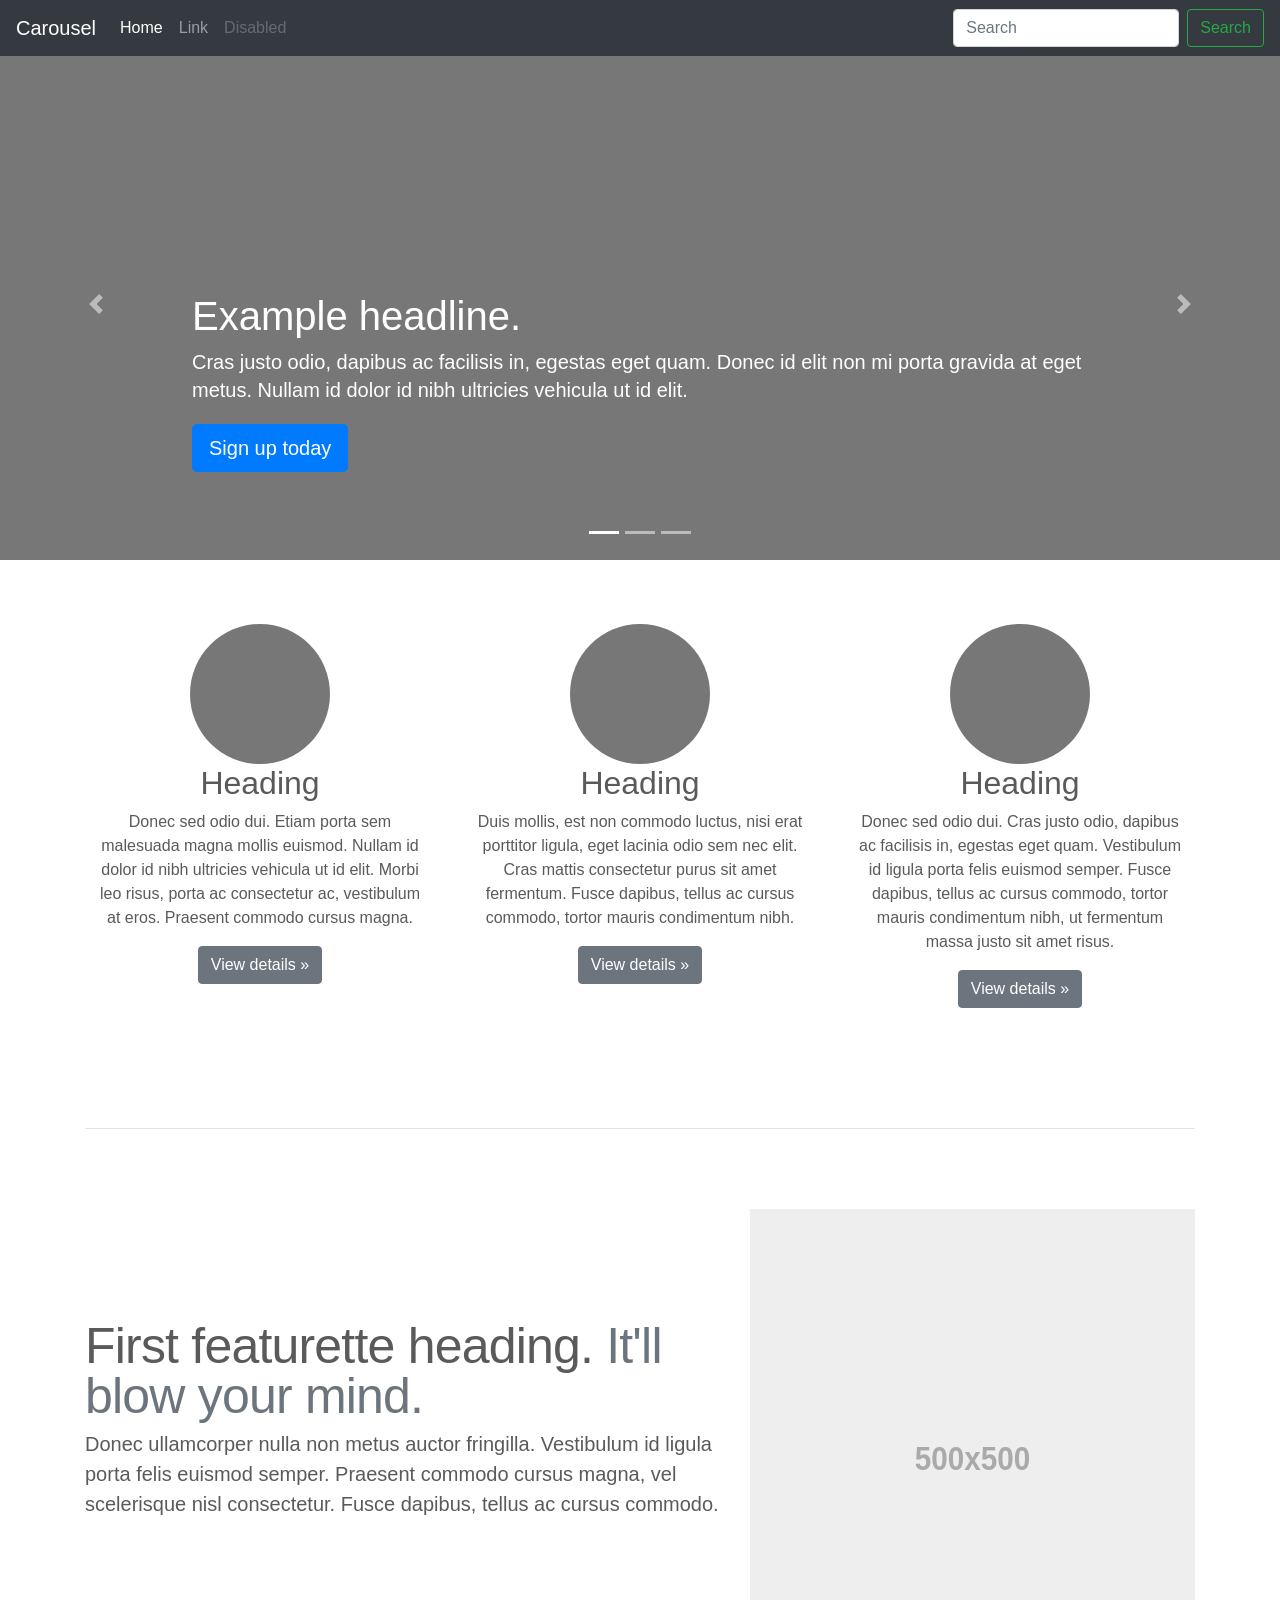
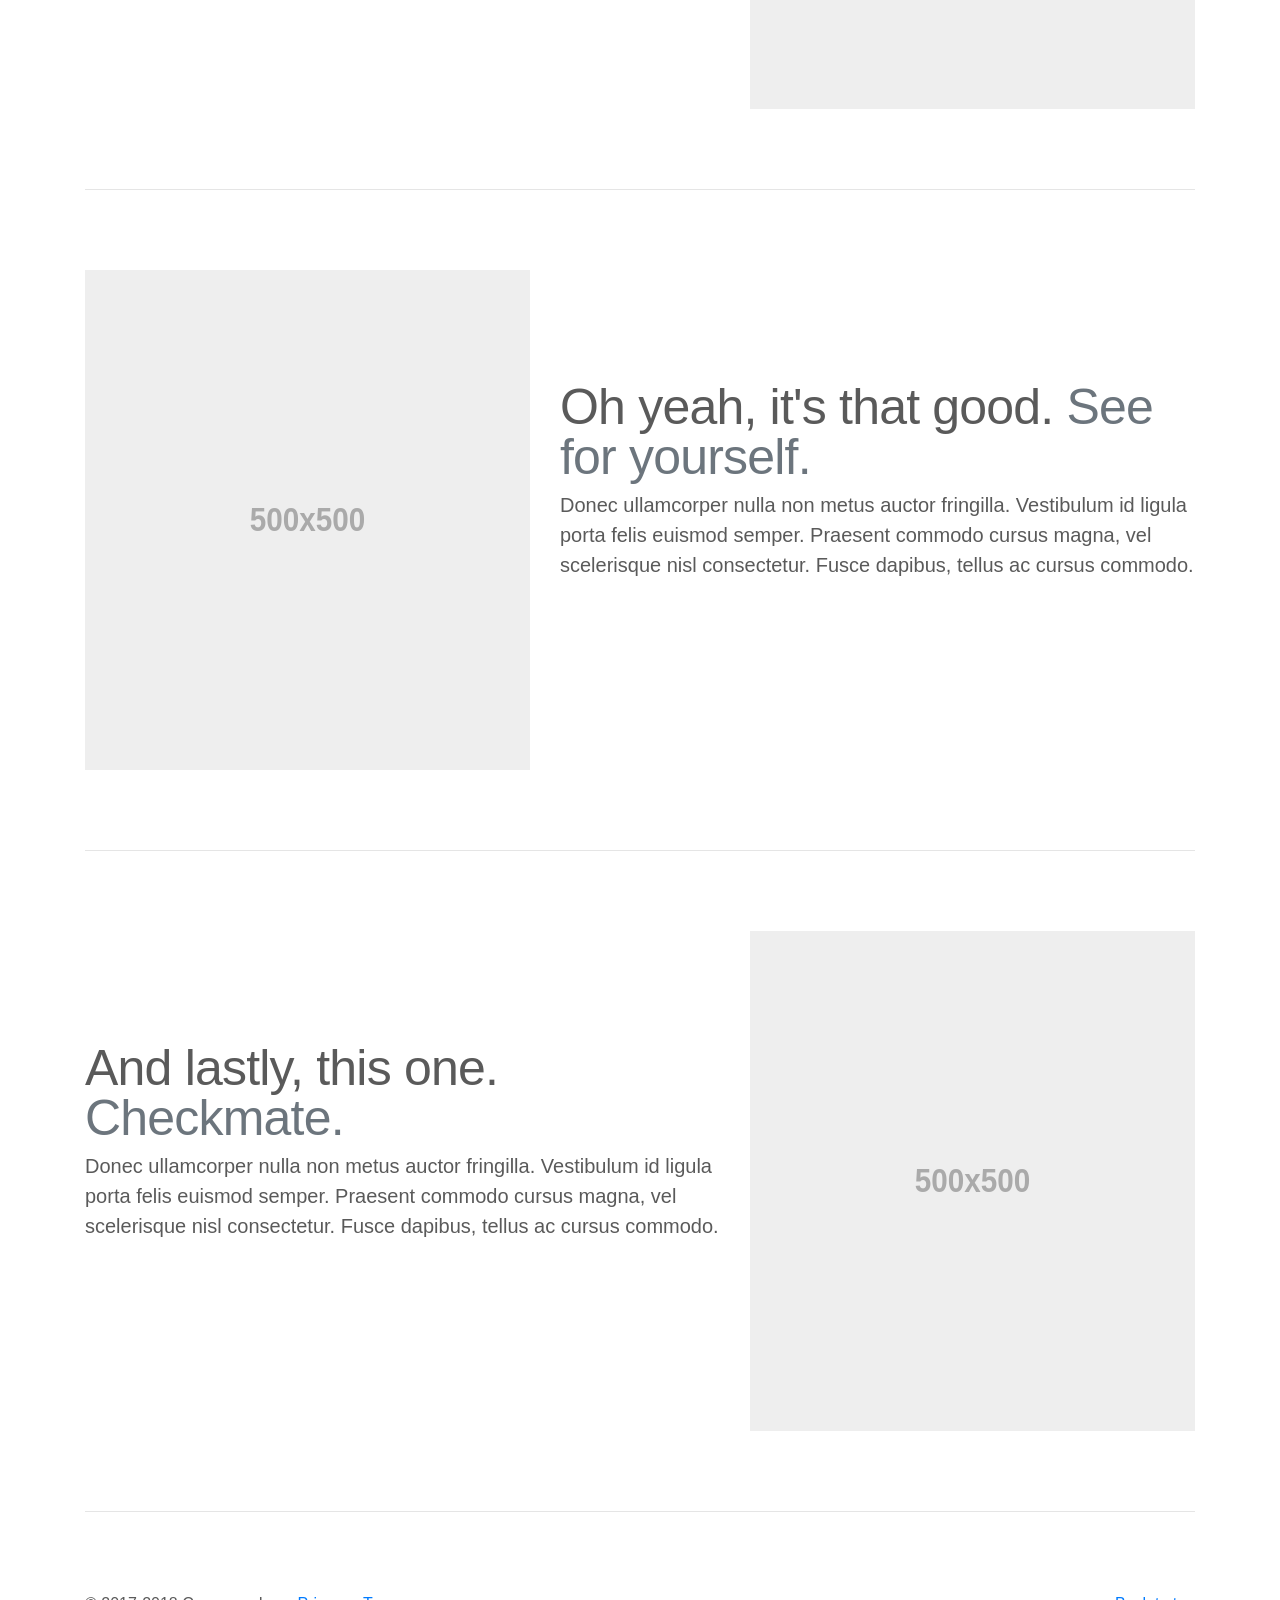
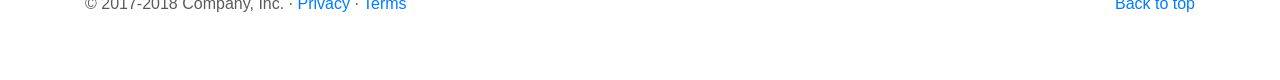
<file: SairGezgini.Presentation/SairGezgini.Web/wwwroot/css/bootstrap-4.0.0/docs/4.0/examples/carousel/index.html>
<!doctype html>
<html lang="en">
  <head>
    <meta charset="utf-8">
    <meta name="viewport" content="width=device-width, initial-scale=1, shrink-to-fit=no">
    <meta name="description" content="">
    <meta name="author" content="">
    <link rel="icon" href="../../../../favicon.ico">

    <title>Carousel Template for Bootstrap</title>

    <!-- Bootstrap core CSS -->
    <link href="../../../../dist/css/bootstrap.min.css" rel="stylesheet">

    <!-- Custom styles for this template -->
    <link href="carousel.css" rel="stylesheet">
  </head>
  <body>

    <header>
      <nav class="navbar navbar-expand-md navbar-dark fixed-top bg-dark">
        <a class="navbar-brand" href="#">Carousel</a>
        <button class="navbar-toggler" type="button" data-toggle="collapse" data-target="#navbarCollapse" aria-controls="navbarCollapse" aria-expanded="false" aria-label="Toggle navigation">
          <span class="navbar-toggler-icon"></span>
        </button>
        <div class="collapse navbar-collapse" id="navbarCollapse">
          <ul class="navbar-nav mr-auto">
            <li class="nav-item active">
              <a class="nav-link" href="#">Home <span class="sr-only">(current)</span></a>
            </li>
            <li class="nav-item">
              <a class="nav-link" href="#">Link</a>
            </li>
            <li class="nav-item">
              <a class="nav-link disabled" href="#">Disabled</a>
            </li>
          </ul>
          <form class="form-inline mt-2 mt-md-0">
            <input class="form-control mr-sm-2" type="text" placeholder="Search" aria-label="Search">
            <button class="btn btn-outline-success my-2 my-sm-0" type="submit">Search</button>
          </form>
        </div>
      </nav>
    </header>

    <main role="main">

      <div id="myCarousel" class="carousel slide" data-ride="carousel">
        <ol class="carousel-indicators">
          <li data-target="#myCarousel" data-slide-to="0" class="active"></li>
          <li data-target="#myCarousel" data-slide-to="1"></li>
          <li data-target="#myCarousel" data-slide-to="2"></li>
        </ol>
        <div class="carousel-inner">
          <div class="carousel-item active">
            <img class="first-slide" src="[data-uri]" alt="First slide">
            <div class="container">
              <div class="carousel-caption text-left">
                <h1>Example headline.</h1>
                <p>Cras justo odio, dapibus ac facilisis in, egestas eget quam. Donec id elit non mi porta gravida at eget metus. Nullam id dolor id nibh ultricies vehicula ut id elit.</p>
                <p><a class="btn btn-lg btn-primary" href="#" role="button">Sign up today</a></p>
              </div>
            </div>
          </div>
          <div class="carousel-item">
            <img class="second-slide" src="[data-uri]" alt="Second slide">
            <div class="container">
              <div class="carousel-caption">
                <h1>Another example headline.</h1>
                <p>Cras justo odio, dapibus ac facilisis in, egestas eget quam. Donec id elit non mi porta gravida at eget metus. Nullam id dolor id nibh ultricies vehicula ut id elit.</p>
                <p><a class="btn btn-lg btn-primary" href="#" role="button">Learn more</a></p>
              </div>
            </div>
          </div>
          <div class="carousel-item">
            <img class="third-slide" src="[data-uri]" alt="Third slide">
            <div class="container">
              <div class="carousel-caption text-right">
                <h1>One more for good measure.</h1>
                <p>Cras justo odio, dapibus ac facilisis in, egestas eget quam. Donec id elit non mi porta gravida at eget metus. Nullam id dolor id nibh ultricies vehicula ut id elit.</p>
                <p><a class="btn btn-lg btn-primary" href="#" role="button">Browse gallery</a></p>
              </div>
            </div>
          </div>
        </div>
        <a class="carousel-control-prev" href="#myCarousel" role="button" data-slide="prev">
          <span class="carousel-control-prev-icon" aria-hidden="true"></span>
          <span class="sr-only">Previous</span>
        </a>
        <a class="carousel-control-next" href="#myCarousel" role="button" data-slide="next">
          <span class="carousel-control-next-icon" aria-hidden="true"></span>
          <span class="sr-only">Next</span>
        </a>
      </div>


      <!-- Marketing messaging and featurettes
      ================================================== -->
      <!-- Wrap the rest of the page in another container to center all the content. -->

      <div class="container marketing">

        <!-- Three columns of text below the carousel -->
        <div class="row">
          <div class="col-lg-4">
            <img class="rounded-circle" src="[data-uri]" alt="Generic placeholder image" width="140" height="140">
            <h2>Heading</h2>
            <p>Donec sed odio dui. Etiam porta sem malesuada magna mollis euismod. Nullam id dolor id nibh ultricies vehicula ut id elit. Morbi leo risus, porta ac consectetur ac, vestibulum at eros. Praesent commodo cursus magna.</p>
            <p><a class="btn btn-secondary" href="#" role="button">View details &raquo;</a></p>
          </div><!-- /.col-lg-4 -->
          <div class="col-lg-4">
            <img class="rounded-circle" src="[data-uri]" alt="Generic placeholder image" width="140" height="140">
            <h2>Heading</h2>
            <p>Duis mollis, est non commodo luctus, nisi erat porttitor ligula, eget lacinia odio sem nec elit. Cras mattis consectetur purus sit amet fermentum. Fusce dapibus, tellus ac cursus commodo, tortor mauris condimentum nibh.</p>
            <p><a class="btn btn-secondary" href="#" role="button">View details &raquo;</a></p>
          </div><!-- /.col-lg-4 -->
          <div class="col-lg-4">
            <img class="rounded-circle" src="[data-uri]" alt="Generic placeholder image" width="140" height="140">
            <h2>Heading</h2>
            <p>Donec sed odio dui. Cras justo odio, dapibus ac facilisis in, egestas eget quam. Vestibulum id ligula porta felis euismod semper. Fusce dapibus, tellus ac cursus commodo, tortor mauris condimentum nibh, ut fermentum massa justo sit amet risus.</p>
            <p><a class="btn btn-secondary" href="#" role="button">View details &raquo;</a></p>
          </div><!-- /.col-lg-4 -->
        </div><!-- /.row -->


        <!-- START THE FEATURETTES -->

        <hr class="featurette-divider">

        <div class="row featurette">
          <div class="col-md-7">
            <h2 class="featurette-heading">First featurette heading. <span class="text-muted">It'll blow your mind.</span></h2>
            <p class="lead">Donec ullamcorper nulla non metus auctor fringilla. Vestibulum id ligula porta felis euismod semper. Praesent commodo cursus magna, vel scelerisque nisl consectetur. Fusce dapibus, tellus ac cursus commodo.</p>
          </div>
          <div class="col-md-5">
            <img class="featurette-image img-fluid mx-auto" data-src="holder.js/500x500/auto" alt="Generic placeholder image">
          </div>
        </div>

        <hr class="featurette-divider">

        <div class="row featurette">
          <div class="col-md-7 order-md-2">
            <h2 class="featurette-heading">Oh yeah, it's that good. <span class="text-muted">See for yourself.</span></h2>
            <p class="lead">Donec ullamcorper nulla non metus auctor fringilla. Vestibulum id ligula porta felis euismod semper. Praesent commodo cursus magna, vel scelerisque nisl consectetur. Fusce dapibus, tellus ac cursus commodo.</p>
          </div>
          <div class="col-md-5 order-md-1">
            <img class="featurette-image img-fluid mx-auto" data-src="holder.js/500x500/auto" alt="Generic placeholder image">
          </div>
        </div>

        <hr class="featurette-divider">

        <div class="row featurette">
          <div class="col-md-7">
            <h2 class="featurette-heading">And lastly, this one. <span class="text-muted">Checkmate.</span></h2>
            <p class="lead">Donec ullamcorper nulla non metus auctor fringilla. Vestibulum id ligula porta felis euismod semper. Praesent commodo cursus magna, vel scelerisque nisl consectetur. Fusce dapibus, tellus ac cursus commodo.</p>
          </div>
          <div class="col-md-5">
            <img class="featurette-image img-fluid mx-auto" data-src="holder.js/500x500/auto" alt="Generic placeholder image">
          </div>
        </div>

        <hr class="featurette-divider">

        <!-- /END THE FEATURETTES -->

      </div><!-- /.container -->


      <!-- FOOTER -->
      <footer class="container">
        <p class="float-right"><a href="#">Back to top</a></p>
        <p>&copy; 2017-2018 Company, Inc. &middot; <a href="#">Privacy</a> &middot; <a href="#">Terms</a></p>
      </footer>
    </main>

    <!-- Bootstrap core JavaScript
    ================================================== -->
    <!-- Placed at the end of the document so the pages load faster -->
    <script src="https://code.jquery.com/jquery-3.2.1.slim.min.js" integrity="sha384-KJ3o2DKtIkvYIK3UENzmM7KCkRr/rE9/Qpg6aAZGJwFDMVNA/GpGFF93hXpG5KkN" crossorigin="anonymous"></script>
    <script>window.jQuery || document.write('<script src="../../../../assets/js/vendor/jquery-slim.min.js"><\/script>')</script>
    <script src="../../../../assets/js/vendor/popper.min.js"></script>
    <script src="../../../../dist/js/bootstrap.min.js"></script>
    <!-- Just to make our placeholder images work. Don't actually copy the next line! -->
    <script src="../../../../assets/js/vendor/holder.min.js"></script>
  </body>
</html>
</file>
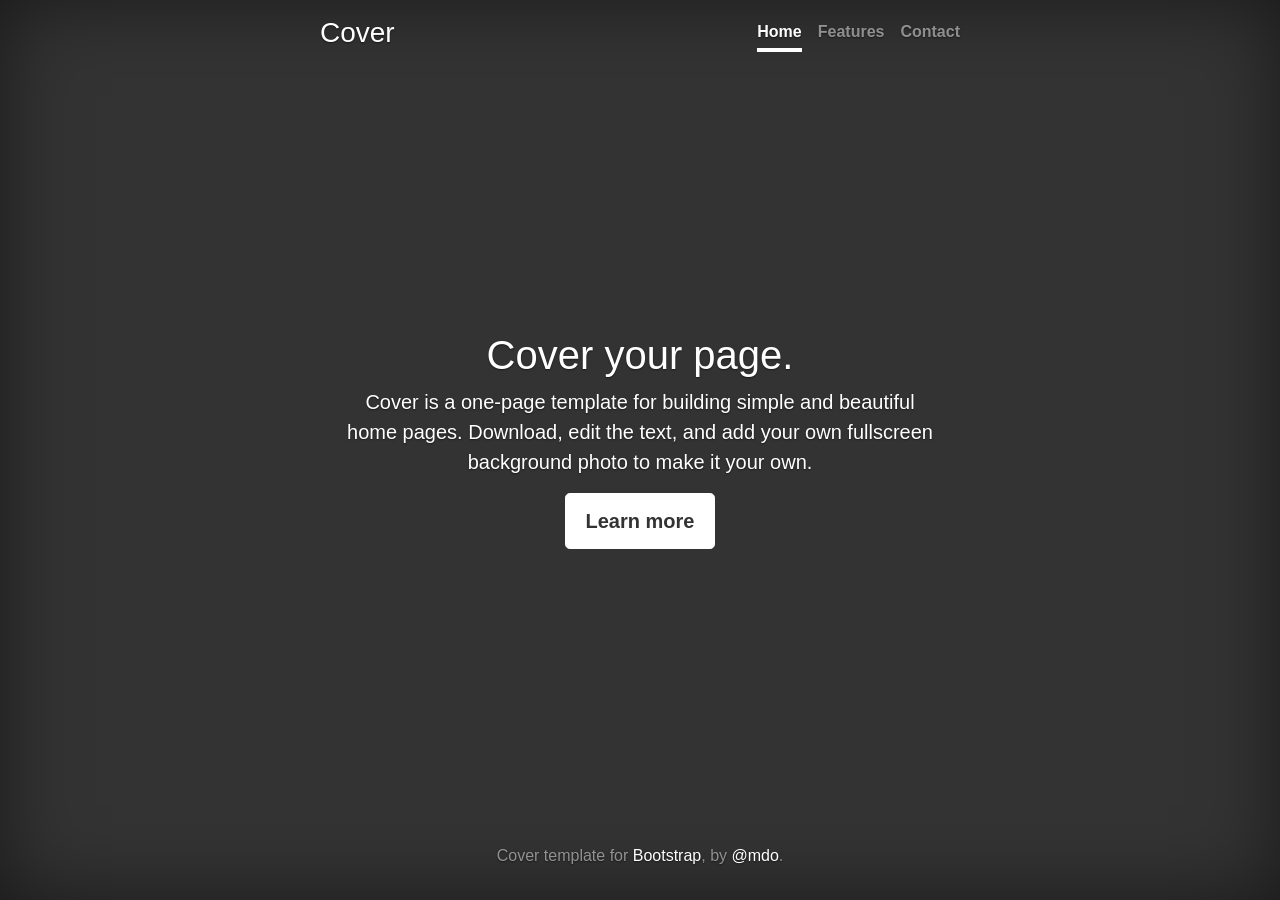
<file: SairGezgini.Presentation/SairGezgini.Web/wwwroot/css/bootstrap-4.0.0/docs/4.0/examples/cover/index.html>
<!doctype html>
<html lang="en">
  <head>
    <meta charset="utf-8">
    <meta name="viewport" content="width=device-width, initial-scale=1, shrink-to-fit=no">
    <meta name="description" content="">
    <meta name="author" content="">
    <link rel="icon" href="../../../../favicon.ico">

    <title>Cover Template for Bootstrap</title>

    <!-- Bootstrap core CSS -->
    <link href="../../../../dist/css/bootstrap.min.css" rel="stylesheet">

    <!-- Custom styles for this template -->
    <link href="cover.css" rel="stylesheet">
  </head>

  <body class="text-center">

    <div class="cover-container d-flex h-100 p-3 mx-auto flex-column">
      <header class="masthead mb-auto">
        <div class="inner">
          <h3 class="masthead-brand">Cover</h3>
          <nav class="nav nav-masthead justify-content-center">
            <a class="nav-link active" href="#">Home</a>
            <a class="nav-link" href="#">Features</a>
            <a class="nav-link" href="#">Contact</a>
          </nav>
        </div>
      </header>

      <main role="main" class="inner cover">
        <h1 class="cover-heading">Cover your page.</h1>
        <p class="lead">Cover is a one-page template for building simple and beautiful home pages. Download, edit the text, and add your own fullscreen background photo to make it your own.</p>
        <p class="lead">
          <a href="#" class="btn btn-lg btn-secondary">Learn more</a>
        </p>
      </main>

      <footer class="mastfoot mt-auto">
        <div class="inner">
          <p>Cover template for <a href="https://getbootstrap.com/">Bootstrap</a>, by <a href="https://twitter.com/mdo">@mdo</a>.</p>
        </div>
      </footer>
    </div>


    <!-- Bootstrap core JavaScript
    ================================================== -->
    <!-- Placed at the end of the document so the pages load faster -->
    <script src="https://code.jquery.com/jquery-3.2.1.slim.min.js" integrity="sha384-KJ3o2DKtIkvYIK3UENzmM7KCkRr/rE9/Qpg6aAZGJwFDMVNA/GpGFF93hXpG5KkN" crossorigin="anonymous"></script>
    <script>window.jQuery || document.write('<script src="../../../../assets/js/vendor/jquery-slim.min.js"><\/script>')</script>
    <script src="../../../../assets/js/vendor/popper.min.js"></script>
    <script src="../../../../dist/js/bootstrap.min.js"></script>
  </body>
</html>
</file>
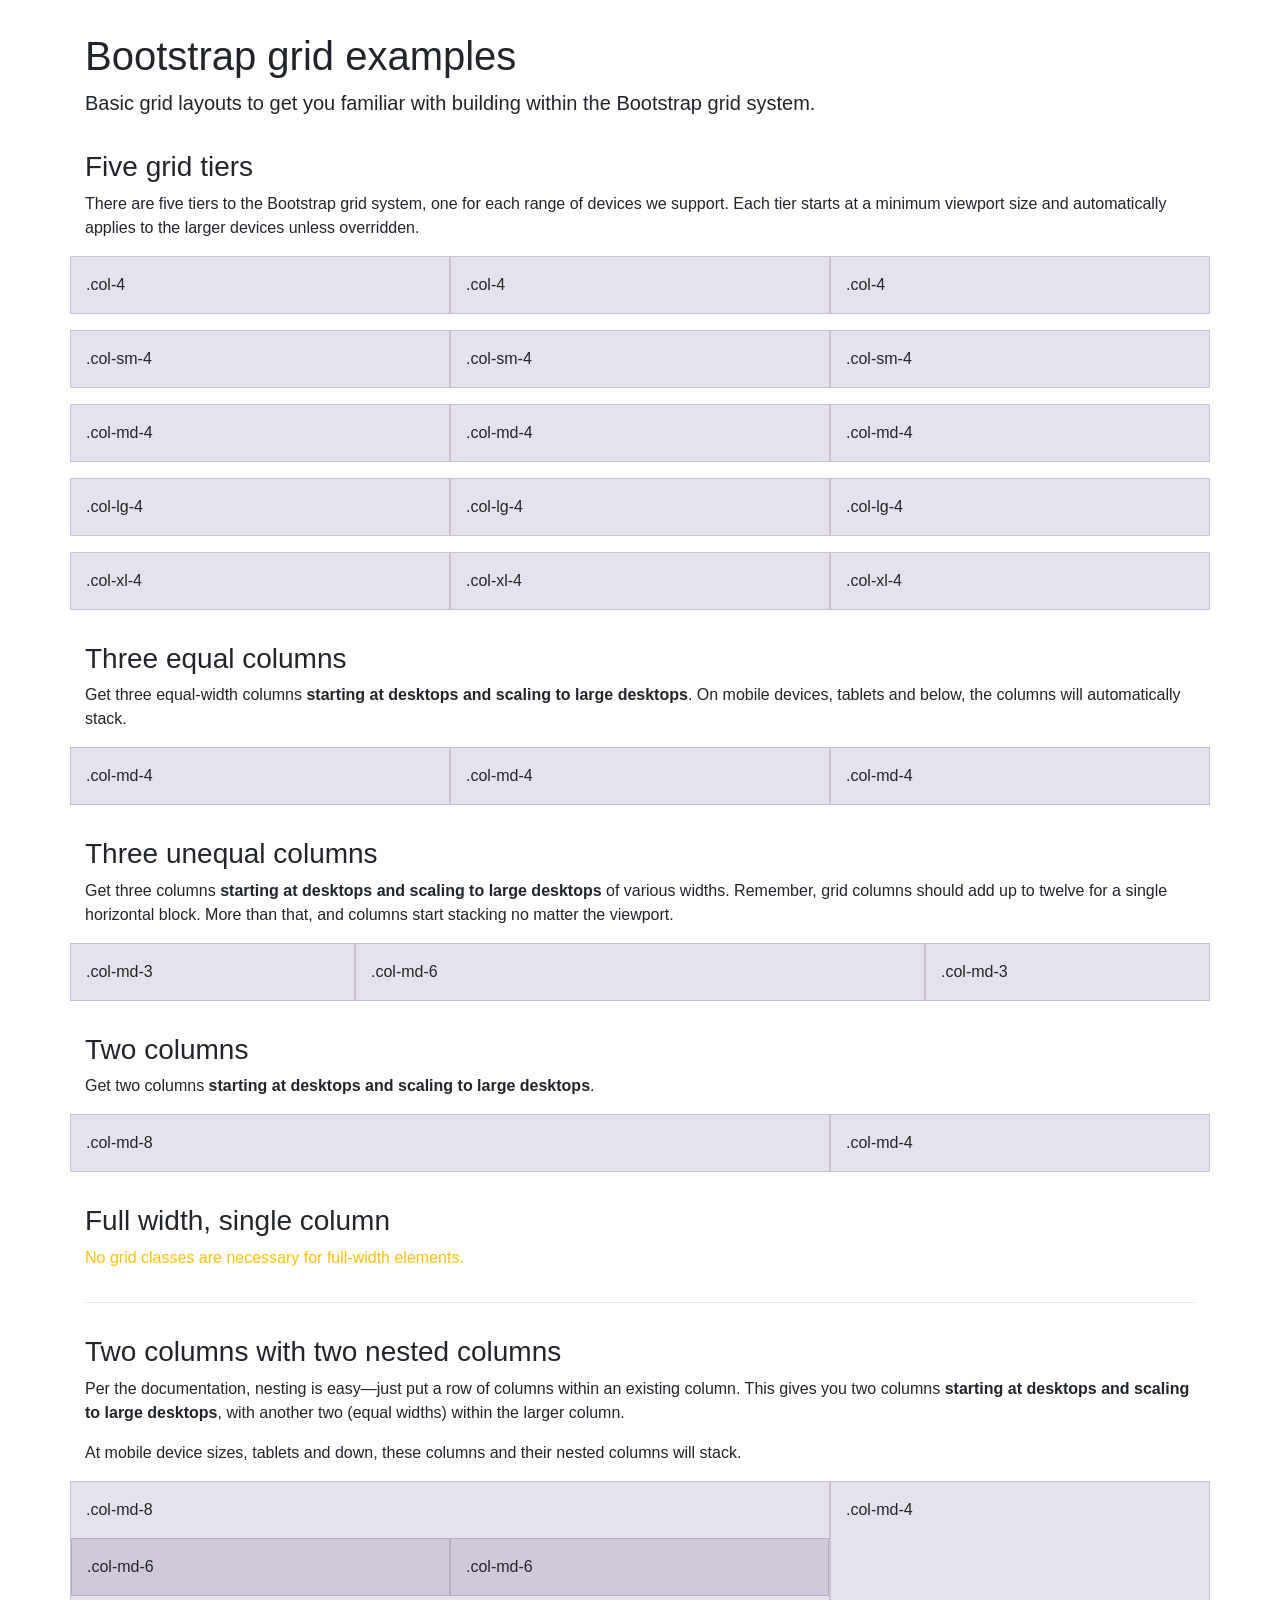
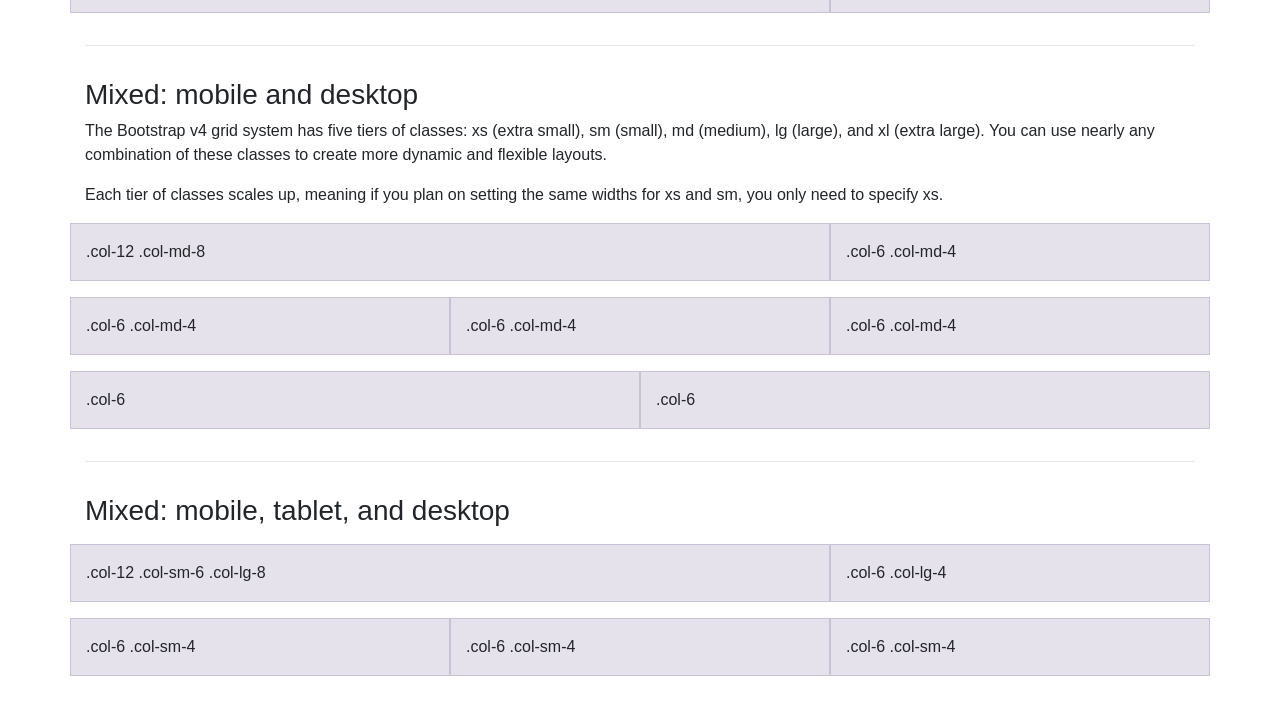
<file: SairGezgini.Presentation/SairGezgini.Web/wwwroot/css/bootstrap-4.0.0/docs/4.0/examples/grid/index.html>
<!doctype html>
<html lang="en">
  <head>
    <meta charset="utf-8">
    <meta name="viewport" content="width=device-width, initial-scale=1, shrink-to-fit=no">
    <meta name="description" content="">
    <meta name="author" content="">
    <link rel="icon" href="../../../../favicon.ico">

    <title>Grid Template for Bootstrap</title>

    <!-- Bootstrap core CSS -->
    <link href="../../../../dist/css/bootstrap.min.css" rel="stylesheet">

    <!-- Custom styles for this template -->
    <link href="grid.css" rel="stylesheet">
  </head>

  <body>
    <div class="container">

      <h1>Bootstrap grid examples</h1>
      <p class="lead">Basic grid layouts to get you familiar with building within the Bootstrap grid system.</p>

      <h3>Five grid tiers</h3>
      <p>There are five tiers to the Bootstrap grid system, one for each range of devices we support. Each tier starts at a minimum viewport size and automatically applies to the larger devices unless overridden.</p>

      <div class="row">
        <div class="col-4">.col-4</div>
        <div class="col-4">.col-4</div>
        <div class="col-4">.col-4</div>
      </div>

      <div class="row">
        <div class="col-sm-4">.col-sm-4</div>
        <div class="col-sm-4">.col-sm-4</div>
        <div class="col-sm-4">.col-sm-4</div>
      </div>

      <div class="row">
        <div class="col-md-4">.col-md-4</div>
        <div class="col-md-4">.col-md-4</div>
        <div class="col-md-4">.col-md-4</div>
      </div>

      <div class="row">
        <div class="col-lg-4">.col-lg-4</div>
        <div class="col-lg-4">.col-lg-4</div>
        <div class="col-lg-4">.col-lg-4</div>
      </div>

      <div class="row">
        <div class="col-xl-4">.col-xl-4</div>
        <div class="col-xl-4">.col-xl-4</div>
        <div class="col-xl-4">.col-xl-4</div>
      </div>

      <h3>Three equal columns</h3>
      <p>Get three equal-width columns <strong>starting at desktops and scaling to large desktops</strong>. On mobile devices, tablets and below, the columns will automatically stack.</p>
      <div class="row">
        <div class="col-md-4">.col-md-4</div>
        <div class="col-md-4">.col-md-4</div>
        <div class="col-md-4">.col-md-4</div>
      </div>

      <h3>Three unequal columns</h3>
      <p>Get three columns <strong>starting at desktops and scaling to large desktops</strong> of various widths. Remember, grid columns should add up to twelve for a single horizontal block. More than that, and columns start stacking no matter the viewport.</p>
      <div class="row">
        <div class="col-md-3">.col-md-3</div>
        <div class="col-md-6">.col-md-6</div>
        <div class="col-md-3">.col-md-3</div>
      </div>

      <h3>Two columns</h3>
      <p>Get two columns <strong>starting at desktops and scaling to large desktops</strong>.</p>
      <div class="row">
        <div class="col-md-8">.col-md-8</div>
        <div class="col-md-4">.col-md-4</div>
      </div>

      <h3>Full width, single column</h3>
      <p class="text-warning">No grid classes are necessary for full-width elements.</p>

      <hr>

      <h3>Two columns with two nested columns</h3>
      <p>Per the documentation, nesting is easy—just put a row of columns within an existing column. This gives you two columns <strong>starting at desktops and scaling to large desktops</strong>, with another two (equal widths) within the larger column.</p>
      <p>At mobile device sizes, tablets and down, these columns and their nested columns will stack.</p>
      <div class="row">
        <div class="col-md-8">
          .col-md-8
          <div class="row">
            <div class="col-md-6">.col-md-6</div>
            <div class="col-md-6">.col-md-6</div>
          </div>
        </div>
        <div class="col-md-4">.col-md-4</div>
      </div>

      <hr>

      <h3>Mixed: mobile and desktop</h3>
      <p>The Bootstrap v4 grid system has five tiers of classes: xs (extra small), sm (small), md (medium), lg (large), and xl (extra large). You can use nearly any combination of these classes to create more dynamic and flexible layouts.</p>
      <p>Each tier of classes scales up, meaning if you plan on setting the same widths for xs and sm, you only need to specify xs.</p>
      <div class="row">
        <div class="col-12 col-md-8">.col-12 .col-md-8</div>
        <div class="col-6 col-md-4">.col-6 .col-md-4</div>
      </div>
      <div class="row">
        <div class="col-6 col-md-4">.col-6 .col-md-4</div>
        <div class="col-6 col-md-4">.col-6 .col-md-4</div>
        <div class="col-6 col-md-4">.col-6 .col-md-4</div>
      </div>
      <div class="row">
        <div class="col-6">.col-6</div>
        <div class="col-6">.col-6</div>
      </div>

      <hr>

      <h3>Mixed: mobile, tablet, and desktop</h3>
      <p></p>
      <div class="row">
        <div class="col-12 col-sm-6 col-lg-8">.col-12 .col-sm-6 .col-lg-8</div>
        <div class="col-6 col-lg-4">.col-6 .col-lg-4</div>
      </div>
      <div class="row">
        <div class="col-6 col-sm-4">.col-6 .col-sm-4</div>
        <div class="col-6 col-sm-4">.col-6 .col-sm-4</div>
        <div class="col-6 col-sm-4">.col-6 .col-sm-4</div>
      </div>

    </div> <!-- /container -->
  </body>
</html>
</file>
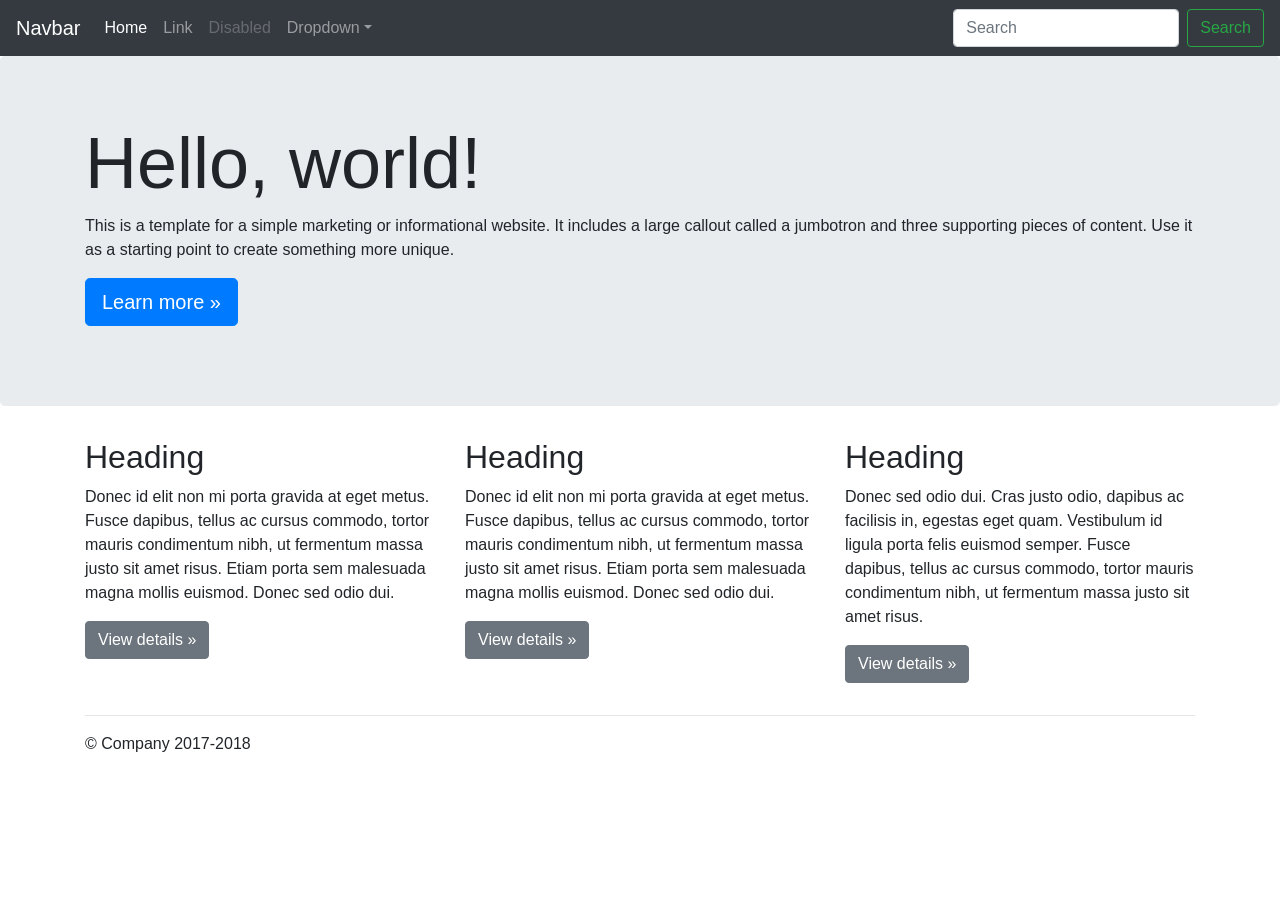
<file: SairGezgini.Presentation/SairGezgini.Web/wwwroot/css/bootstrap-4.0.0/docs/4.0/examples/jumbotron/index.html>
<!doctype html>
<html lang="en">
  <head>
    <meta charset="utf-8">
    <meta name="viewport" content="width=device-width, initial-scale=1, shrink-to-fit=no">
    <meta name="description" content="">
    <meta name="author" content="">
    <link rel="icon" href="../../../../favicon.ico">

    <title>Jumbotron Template for Bootstrap</title>

    <!-- Bootstrap core CSS -->
    <link href="../../../../dist/css/bootstrap.min.css" rel="stylesheet">

    <!-- Custom styles for this template -->
    <link href="jumbotron.css" rel="stylesheet">
  </head>

  <body>

    <nav class="navbar navbar-expand-md navbar-dark fixed-top bg-dark">
      <a class="navbar-brand" href="#">Navbar</a>
      <button class="navbar-toggler" type="button" data-toggle="collapse" data-target="#navbarsExampleDefault" aria-controls="navbarsExampleDefault" aria-expanded="false" aria-label="Toggle navigation">
        <span class="navbar-toggler-icon"></span>
      </button>

      <div class="collapse navbar-collapse" id="navbarsExampleDefault">
        <ul class="navbar-nav mr-auto">
          <li class="nav-item active">
            <a class="nav-link" href="#">Home <span class="sr-only">(current)</span></a>
          </li>
          <li class="nav-item">
            <a class="nav-link" href="#">Link</a>
          </li>
          <li class="nav-item">
            <a class="nav-link disabled" href="#">Disabled</a>
          </li>
          <li class="nav-item dropdown">
            <a class="nav-link dropdown-toggle" href="http://example.com" id="dropdown01" data-toggle="dropdown" aria-haspopup="true" aria-expanded="false">Dropdown</a>
            <div class="dropdown-menu" aria-labelledby="dropdown01">
              <a class="dropdown-item" href="#">Action</a>
              <a class="dropdown-item" href="#">Another action</a>
              <a class="dropdown-item" href="#">Something else here</a>
            </div>
          </li>
        </ul>
        <form class="form-inline my-2 my-lg-0">
          <input class="form-control mr-sm-2" type="text" placeholder="Search" aria-label="Search">
          <button class="btn btn-outline-success my-2 my-sm-0" type="submit">Search</button>
        </form>
      </div>
    </nav>

    <main role="main">

      <!-- Main jumbotron for a primary marketing message or call to action -->
      <div class="jumbotron">
        <div class="container">
          <h1 class="display-3">Hello, world!</h1>
          <p>This is a template for a simple marketing or informational website. It includes a large callout called a jumbotron and three supporting pieces of content. Use it as a starting point to create something more unique.</p>
          <p><a class="btn btn-primary btn-lg" href="#" role="button">Learn more &raquo;</a></p>
        </div>
      </div>

      <div class="container">
        <!-- Example row of columns -->
        <div class="row">
          <div class="col-md-4">
            <h2>Heading</h2>
            <p>Donec id elit non mi porta gravida at eget metus. Fusce dapibus, tellus ac cursus commodo, tortor mauris condimentum nibh, ut fermentum massa justo sit amet risus. Etiam porta sem malesuada magna mollis euismod. Donec sed odio dui. </p>
            <p><a class="btn btn-secondary" href="#" role="button">View details &raquo;</a></p>
          </div>
          <div class="col-md-4">
            <h2>Heading</h2>
            <p>Donec id elit non mi porta gravida at eget metus. Fusce dapibus, tellus ac cursus commodo, tortor mauris condimentum nibh, ut fermentum massa justo sit amet risus. Etiam porta sem malesuada magna mollis euismod. Donec sed odio dui. </p>
            <p><a class="btn btn-secondary" href="#" role="button">View details &raquo;</a></p>
          </div>
          <div class="col-md-4">
            <h2>Heading</h2>
            <p>Donec sed odio dui. Cras justo odio, dapibus ac facilisis in, egestas eget quam. Vestibulum id ligula porta felis euismod semper. Fusce dapibus, tellus ac cursus commodo, tortor mauris condimentum nibh, ut fermentum massa justo sit amet risus.</p>
            <p><a class="btn btn-secondary" href="#" role="button">View details &raquo;</a></p>
          </div>
        </div>

        <hr>

      </div> <!-- /container -->

    </main>

    <footer class="container">
      <p>&copy; Company 2017-2018</p>
    </footer>

    <!-- Bootstrap core JavaScript
    ================================================== -->
    <!-- Placed at the end of the document so the pages load faster -->
    <script src="https://code.jquery.com/jquery-3.2.1.slim.min.js" integrity="sha384-KJ3o2DKtIkvYIK3UENzmM7KCkRr/rE9/Qpg6aAZGJwFDMVNA/GpGFF93hXpG5KkN" crossorigin="anonymous"></script>
    <script>window.jQuery || document.write('<script src="../../../../assets/js/vendor/jquery-slim.min.js"><\/script>')</script>
    <script src="../../../../assets/js/vendor/popper.min.js"></script>
    <script src="../../../../dist/js/bootstrap.min.js"></script>
  </body>
</html>
</file>
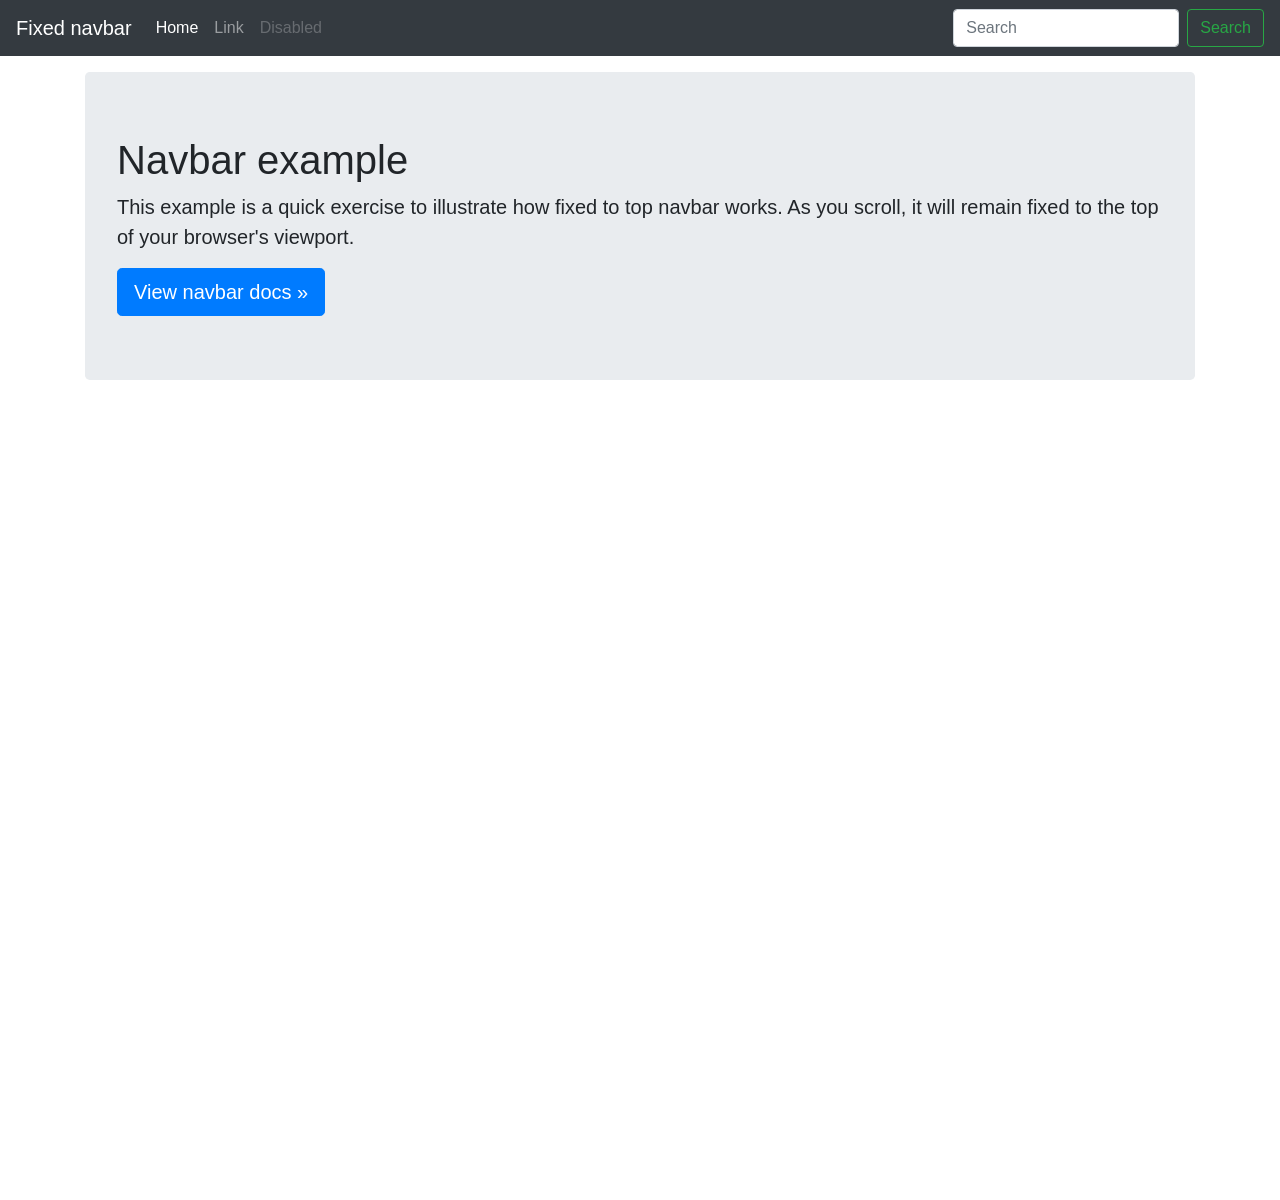
<file: SairGezgini.Presentation/SairGezgini.Web/wwwroot/css/bootstrap-4.0.0/docs/4.0/examples/navbar-fixed/index.html>
<!doctype html>
<html lang="en">
  <head>
    <meta charset="utf-8">
    <meta name="viewport" content="width=device-width, initial-scale=1, shrink-to-fit=no">
    <meta name="description" content="">
    <meta name="author" content="">
    <link rel="icon" href="../../../../favicon.ico">

    <title>Fixed top navbar example for Bootstrap</title>

    <!-- Bootstrap core CSS -->
    <link href="../../../../dist/css/bootstrap.min.css" rel="stylesheet">

    <!-- Custom styles for this template -->
    <link href="navbar-top-fixed.css" rel="stylesheet">
  </head>

  <body>

    <nav class="navbar navbar-expand-md navbar-dark fixed-top bg-dark">
      <a class="navbar-brand" href="#">Fixed navbar</a>
      <button class="navbar-toggler" type="button" data-toggle="collapse" data-target="#navbarCollapse" aria-controls="navbarCollapse" aria-expanded="false" aria-label="Toggle navigation">
        <span class="navbar-toggler-icon"></span>
      </button>
      <div class="collapse navbar-collapse" id="navbarCollapse">
        <ul class="navbar-nav mr-auto">
          <li class="nav-item active">
            <a class="nav-link" href="#">Home <span class="sr-only">(current)</span></a>
          </li>
          <li class="nav-item">
            <a class="nav-link" href="#">Link</a>
          </li>
          <li class="nav-item">
            <a class="nav-link disabled" href="#">Disabled</a>
          </li>
        </ul>
        <form class="form-inline mt-2 mt-md-0">
          <input class="form-control mr-sm-2" type="text" placeholder="Search" aria-label="Search">
          <button class="btn btn-outline-success my-2 my-sm-0" type="submit">Search</button>
        </form>
      </div>
    </nav>

    <main role="main" class="container">
      <div class="jumbotron">
        <h1>Navbar example</h1>
        <p class="lead">This example is a quick exercise to illustrate how fixed to top navbar works. As you scroll, it will remain fixed to the top of your browser's viewport.</p>
        <a class="btn btn-lg btn-primary" href="../../components/navbar/" role="button">View navbar docs &raquo;</a>
      </div>
    </main>

    <!-- Bootstrap core JavaScript
    ================================================== -->
    <!-- Placed at the end of the document so the pages load faster -->
    <script src="https://code.jquery.com/jquery-3.2.1.slim.min.js" integrity="sha384-KJ3o2DKtIkvYIK3UENzmM7KCkRr/rE9/Qpg6aAZGJwFDMVNA/GpGFF93hXpG5KkN" crossorigin="anonymous"></script>
    <script>window.jQuery || document.write('<script src="../../../../assets/js/vendor/jquery-slim.min.js"><\/script>')</script>
    <script src="../../../../assets/js/vendor/popper.min.js"></script>
    <script src="../../../../dist/js/bootstrap.min.js"></script>
  </body>
</html>
</file>
<file: SairGezgini.Presentation/SairGezgini.Web/Html/layout/styles/layout.css>
@charset "utf-8";
/*
Template Name: Elegant Typo
Author: <a href="http://www.os-templates.com/">OS Templates</a>
Author URI: http://www.os-templates.com/
Licence: Free to use under our free template licence terms
Licence URI: http://www.os-templates.com/template-terms
File: Layout CSS
*/

@import url("homepage.css");
@import url("navi.css");
@import url("forms.css");
@import url("tables.css");

html{overflow-y:scroll;}
body{margin:0; padding:0; font-size:13px; font-family:verdana, Arial, Helvetica, sans-serif; color:#666666; background-color:#FFFFFF;}

.justify{text-align:justify;}
.bold{font-weight:bold;}
.center{text-align:center;}
.right{text-align:right;}
.nostart{margin:0; padding:0; list-style-type:none;}

.clear{clear:both;}
br.clear{clear:both; margin-top:-15px;}

a{outline:none; text-decoration:none;}

.fl_left, .imgl{float:left;}
.fl_right, .imgr{float:right;}

img{margin:0; padding:0; border:0;}
.imgl, .imgr{border:1px solid #6A604F; padding:5px; color:#666666; background-color:#F7F7F7;}
.imgl{margin:0 8px 8px 0; clear:left;}
.imgr{margin:0 0 8px 8px; clear:right;}

/* ----------------------------------------------Container------------------------------------- */

#container{position:relative; width:960px; margin:0 auto; text-align:left;}

/* ----------------------------------------------Head------------------------------------- */

#head{display:block; width:960px; height:135px; margin-bottom:40px; border-bottom:1px dashed #666666;}
#head a{color:#f44336; background-color:#FFFFFF;}
#head .last{margin-right:0;}
#head ul{margin:0; padding:0; list-style:none;}
#head li{display:inline;}
#logo{display:block; float:left; margin-top:10px; width:252px; height:100px; font-family:Georgia, "Times New Roman", Times, serif;}
#logo h1{margin:0; padding:0; font-weight:normal; font-size:36px;}
#logo h1 a{color:#f44336; background-color:#FFFFFF; cursor:pointer;}
#logo h1 a strong{display:block; float:left; color:#FFFFFF; background-color:#f44336; font-weight:normal;}
#logo h1 a strong span{font-size:100px;}
#logo h1 a span{display:block; float:left; margin-top:59px; color:#f44336; background-color:#FFFFFF; font-weight:normal;}
#logo h1 a strong span{display:inline; float:none; color:#FFFFFF; background-color:#f44336;}
#social{display:block; float:right; margin-top:10px;}
#social li{margin-right:15px; cursor:pointer;}
#quicklinks{position:absolute; top:110px; right:0; color:#f44336; background-color:#FFFFFF; font-size:13px; font-family:Verdana, Arial, Helvetica, sans-serif;}
#quicklinks li{display:inline; margin-right:8px; padding-right:10px; border-right:1px solid #CCCCCC;}
#quicklinks li.last{margin-right:0; padding-right:0; border-right:none;}

/* ----------------------------------------------Wrapper------------------------------------- */

#wrapper{display:block; width:960px; margin-bottom:40px; line-height:1.6em;}
#wrapper h1, #wrapper h2, #wrapper h3, #wrapper h4, #wrapper h5, #wrapper h6{margin:0 0 15px 0; padding:0 0 8px 0; line-height:normal; font-weight:normal; font-size:20px; font-family:Georgia, "Times New Roman", Times, serif; border-bottom:1px dashed #CCCCCC;}
#wrapper a{color:#f44336; background-color:#FFFFFF;}

/* ----------------------------------------------BreadCrumb------------------------------------- */

#breadcrumb{display:block; width:100%; margin:0 0 40px 0; padding:0 0 8px 0; font-size:11px; border-bottom:1px dashed #CCCCCC;}
#breadcrumb ul{margin:0; padding:0; list-style:none;}
#breadcrumb ul li{display:inline;}
#breadcrumb ul li.current a{text-decoration:underline;}

/* ----------------------------------------------Content------------------------------------- */

#content{display:block; float:left; width:640px;}

/* Comments */

#comments{margin-bottom:40px;}
#comments .commentlist{margin:0; padding:0;}
#comments .commentlist ul{margin:0; padding:0; list-style:none;}
#comments .commentlist li.comment_odd, #comments .commentlist li.comment_even{margin:0 0 10px 0; padding:15px; list-style:none;}
#comments .commentlist li.comment_odd{color:#666666; background-color:#F7F7F7;}
#comments .commentlist li.comment_odd a{color:#f44336; background-color:#F7F7F7;}
#comments .commentlist li.comment_even{color:#666666; background-color:#E8E8E8;}
#comments .commentlist li.comment_even a{color:#f44336; background-color:#E8E8E8;}
#comments .commentlist .author .name{font-weight:bold;}
#comments .commentlist .submitdate{font-size:smaller;}
#comments .commentlist p{margin:10px 5px 10px 0; padding:0; font-weight:normal; text-transform:none;}
#comments .commentlist li .avatar{float:right; border:1px solid #EEEEEE; margin:0 0 0 10px;}

/* ----------------------------------------------Right Block------------------------------------- */

#rightblock{display:block; float:right; width:250px;}
.holder{display:block; width:230px; margin:40px 0 0 0; padding:15px 10px; color:#666666; background-color:#F7F7F7;}
#rightblock .last{margin-bottom:0;}
#rightblock .holder h2{margin:0; padding:0 0 8px 0; font-size:13px; font-weight:bold; color:#333333; background-color:#F7F7F7; line-height:normal; border-bottom:1px dashed #CCCCCC;}
#rightblock .holder p{margin:15px 0; padding:0;}
#rightblock .holder a{color:#f44336; background-color:#F7F7F7;}
#rightblock .holder .readmore{display:block; font-weight:bold; line-height:normal; width:100%; text-align:right;}

/* ----------------------------------------------Footer------------------------------------- */

#footer{display:block; width:960px; margin:0; padding:25px 0; border-top:1px dashed #666666;}
#footer a{color:#f44336; background-color:#FFFFFF;}
#footer h2{margin:0 0 15px 0; padding:0 0 8px 0; font-size:22px; font-weight:normal; font-family:Georgia, "Times New Roman", Times, serif; color:#333333; background-color:#FFFFFF; line-height:normal; border-bottom:1px dashed #CCCCCC;}
#contactform{display:block; float:left; width:350px;}

/* ------Company Details------*/

#compdetails{display:block; float:right; width:550px;}
#compdetails ul{margin:0; padding:0; list-style:none;}
#compdetails li{margin:0 0 12px 0;}
#compdetails li.last{margin:0;}
#officialdetails{float:left}
#officialdetails li.last{margin-bottom:20px;}
#contactdetails{float:right}

/* ------Copyright------*/

#copyright{display:block; float:left; width:100%; margin:25px 0 0 0; padding:20px 0 0 0; font-size:12px; border-top:1px dashed #666666;}
#copyright p{margin:0; padding:0;}
</file>
<file: SairGezgini.Presentation/SairGezgini.Web/wwwroot/css/bootstrap-4.0.0/docs/4.0/examples/album/album.css>
:root {
  --jumbotron-padding-y: 3rem;
}

.jumbotron {
  padding-top: var(--jumbotron-padding-y);
  padding-bottom: var(--jumbotron-padding-y);
  margin-bottom: 0;
  background-color: #fff;
}
@media (min-width: 768px) {
  .jumbotron {
    padding-top: calc(var(--jumbotron-padding-y) * 2);
    padding-bottom: calc(var(--jumbotron-padding-y) * 2);
  }
}

.jumbotron p:last-child {
  margin-bottom: 0;
}

.jumbotron-heading {
  font-weight: 300;
}

.jumbotron .container {
  max-width: 40rem;
}

footer {
  padding-top: 3rem;
  padding-bottom: 3rem;
}

footer p {
  margin-bottom: .25rem;
}

.box-shadow { box-shadow: 0 .25rem .75rem rgba(0, 0, 0, .05); }
</file>
<file: SairGezgini.Presentation/SairGezgini.Web/wwwroot/css/bootstrap-4.0.0/docs/4.0/examples/blog/blog.css>
/* stylelint-disable selector-list-comma-newline-after */

.blog-header {
  line-height: 1;
  border-bottom: 1px solid #e5e5e5;
}

.blog-header-logo {
  font-family: "Playfair Display", Georgia, "Times New Roman", serif;
  font-size: 2.25rem;
}

.blog-header-logo:hover {
  text-decoration: none;
}

h1, h2, h3, h4, h5, h6 {
  font-family: "Playfair Display", Georgia, "Times New Roman", serif;
}

.display-4 {
  font-size: 2.5rem;
}
@media (min-width: 768px) {
  .display-4 {
    font-size: 3rem;
  }
}

.nav-scroller {
  position: relative;
  z-index: 2;
  height: 2.75rem;
  overflow-y: hidden;
}

.nav-scroller .nav {
  display: -webkit-box;
  display: -ms-flexbox;
  display: flex;
  -ms-flex-wrap: nowrap;
  flex-wrap: nowrap;
  padding-bottom: 1rem;
  margin-top: -1px;
  overflow-x: auto;
  text-align: center;
  white-space: nowrap;
  -webkit-overflow-scrolling: touch;
}

.nav-scroller .nav-link {
  padding-top: .75rem;
  padding-bottom: .75rem;
  font-size: .875rem;
}

.card-img-right {
  height: 100%;
  border-radius: 0 3px 3px 0;
}

.flex-auto {
  -ms-flex: 0 0 auto;
  -webkit-box-flex: 0;
  flex: 0 0 auto;
}

.h-250 { height: 250px; }
@media (min-width: 768px) {
  .h-md-250 { height: 250px; }
}

.border-top { border-top: 1px solid #e5e5e5; }
.border-bottom { border-bottom: 1px solid #e5e5e5; }

.box-shadow { box-shadow: 0 .25rem .75rem rgba(0, 0, 0, .05); }

/*
 * Blog name and description
 */
.blog-title {
  margin-bottom: 0;
  font-size: 2rem;
  font-weight: 400;
}
.blog-description {
  font-size: 1.1rem;
  color: #999;
}

@media (min-width: 40em) {
  .blog-title {
    font-size: 3.5rem;
  }
}

/* Pagination */
.blog-pagination {
  margin-bottom: 4rem;
}
.blog-pagination > .btn {
  border-radius: 2rem;
}

/*
 * Blog posts
 */
.blog-post {
  margin-bottom: 4rem;
}
.blog-post-title {
  margin-bottom: .25rem;
  font-size: 2.5rem;
}
.blog-post-meta {
  margin-bottom: 1.25rem;
  color: #999;
}

/*
 * Footer
 */
.blog-footer {
  padding: 2.5rem 0;
  color: #999;
  text-align: center;
  background-color: #f9f9f9;
  border-top: .05rem solid #e5e5e5;
}
.blog-footer p:last-child {
  margin-bottom: 0;
}
</file>
<file: SairGezgini.Presentation/SairGezgini.Web/wwwroot/css/bootstrap-4.0.0/docs/4.0/examples/carousel/carousel.css>
/* GLOBAL STYLES
-------------------------------------------------- */
/* Padding below the footer and lighter body text */

body {
  padding-top: 3rem;
  padding-bottom: 3rem;
  color: #5a5a5a;
}


/* CUSTOMIZE THE CAROUSEL
-------------------------------------------------- */

/* Carousel base class */
.carousel {
  margin-bottom: 4rem;
}
/* Since positioning the image, we need to help out the caption */
.carousel-caption {
  bottom: 3rem;
  z-index: 10;
}

/* Declare heights because of positioning of img element */
.carousel-item {
  height: 32rem;
  background-color: #777;
}
.carousel-item > img {
  position: absolute;
  top: 0;
  left: 0;
  min-width: 100%;
  height: 32rem;
}


/* MARKETING CONTENT
-------------------------------------------------- */

/* Center align the text within the three columns below the carousel */
.marketing .col-lg-4 {
  margin-bottom: 1.5rem;
  text-align: center;
}
.marketing h2 {
  font-weight: 400;
}
.marketing .col-lg-4 p {
  margin-right: .75rem;
  margin-left: .75rem;
}


/* Featurettes
------------------------- */

.featurette-divider {
  margin: 5rem 0; /* Space out the Bootstrap <hr> more */
}

/* Thin out the marketing headings */
.featurette-heading {
  font-weight: 300;
  line-height: 1;
  letter-spacing: -.05rem;
}


/* RESPONSIVE CSS
-------------------------------------------------- */

@media (min-width: 40em) {
  /* Bump up size of carousel content */
  .carousel-caption p {
    margin-bottom: 1.25rem;
    font-size: 1.25rem;
    line-height: 1.4;
  }

  .featurette-heading {
    font-size: 50px;
  }
}

@media (min-width: 62em) {
  .featurette-heading {
    margin-top: 7rem;
  }
}
</file>
<file: SairGezgini.Presentation/SairGezgini.Web/wwwroot/css/bootstrap-4.0.0/docs/4.0/examples/cover/cover.css>
/*
 * Globals
 */

/* Links */
a,
a:focus,
a:hover {
  color: #fff;
}

/* Custom default button */
.btn-secondary,
.btn-secondary:hover,
.btn-secondary:focus {
  color: #333;
  text-shadow: none; /* Prevent inheritance from `body` */
  background-color: #fff;
  border: .05rem solid #fff;
}


/*
 * Base structure
 */

html,
body {
  height: 100%;
  background-color: #333;
}

body {
  display: -ms-flexbox;
  display: -webkit-box;
  display: flex;
  -ms-flex-pack: center;
  -webkit-box-pack: center;
  justify-content: center;
  color: #fff;
  text-shadow: 0 .05rem .1rem rgba(0, 0, 0, .5);
  box-shadow: inset 0 0 5rem rgba(0, 0, 0, .5);
}

.cover-container {
  max-width: 42em;
}


/*
 * Header
 */
.masthead {
  margin-bottom: 2rem;
}

.masthead-brand {
  margin-bottom: 0;
}

.nav-masthead .nav-link {
  padding: .25rem 0;
  font-weight: 700;
  color: rgba(255, 255, 255, .5);
  background-color: transparent;
  border-bottom: .25rem solid transparent;
}

.nav-masthead .nav-link:hover,
.nav-masthead .nav-link:focus {
  border-bottom-color: rgba(255, 255, 255, .25);
}

.nav-masthead .nav-link + .nav-link {
  margin-left: 1rem;
}

.nav-masthead .active {
  color: #fff;
  border-bottom-color: #fff;
}

@media (min-width: 48em) {
  .masthead-brand {
    float: left;
  }
  .nav-masthead {
    float: right;
  }
}


/*
 * Cover
 */
.cover {
  padding: 0 1.5rem;
}
.cover .btn-lg {
  padding: .75rem 1.25rem;
  font-weight: 700;
}


/*
 * Footer
 */
.mastfoot {
  color: rgba(255, 255, 255, .5);
}
</file>
<file: SairGezgini.Presentation/SairGezgini.Web/wwwroot/css/bootstrap-4.0.0/docs/4.0/examples/grid/grid.css>
body {
  padding-top: 2rem;
  padding-bottom: 2rem;
}

h3 {
  margin-top: 2rem;
}

.row {
  margin-bottom: 1rem;
}
.row .row {
  margin-top: 1rem;
  margin-bottom: 0;
}
[class*="col-"] {
  padding-top: 1rem;
  padding-bottom: 1rem;
  background-color: rgba(86, 61, 124, .15);
  border: 1px solid rgba(86, 61, 124, .2);
}

hr {
  margin-top: 2rem;
  margin-bottom: 2rem;
}
</file>
<file: SairGezgini.Presentation/SairGezgini.Web/wwwroot/css/bootstrap-4.0.0/docs/4.0/examples/jumbotron/jumbotron.css>
/* Move down content because we have a fixed navbar that is 3.5rem tall */
body {
  padding-top: 3.5rem;
}
</file>
<file: SairGezgini.Presentation/SairGezgini.Web/wwwroot/css/bootstrap-4.0.0/docs/4.0/examples/navbar-fixed/navbar-top-fixed.css>
/* Show it is fixed to the top */
body {
  min-height: 75rem;
  padding-top: 4.5rem;
}
</file>
<file: SairGezgini.Presentation/SairGezgini.Web/wwwroot/css/bootstrap-4.0.0/js/tests/vendor/qunit.css>
/*!
 * QUnit 2.4.1
 * https://qunitjs.com/
 *
 * Copyright jQuery Foundation and other contributors
 * Released under the MIT license
 * https://jquery.org/license
 *
 * Date: 2017-10-22T05:12Z
 */

/** Font Family and Sizes */

#qunit-tests, #qunit-header, #qunit-banner, #qunit-testrunner-toolbar, #qunit-filteredTest, #qunit-userAgent, #qunit-testresult {
	font-family: "Helvetica Neue Light", "HelveticaNeue-Light", "Helvetica Neue", Calibri, Helvetica, Arial, sans-serif;
}

#qunit-testrunner-toolbar, #qunit-filteredTest, #qunit-userAgent, #qunit-testresult, #qunit-tests li { font-size: small; }
#qunit-tests { font-size: smaller; }


/** Resets */

#qunit-tests, #qunit-header, #qunit-banner, #qunit-filteredTest, #qunit-userAgent, #qunit-testresult, #qunit-modulefilter {
	margin: 0;
	padding: 0;
}


/** Header (excluding toolbar) */

#qunit-header {
	padding: 0.5em 0 0.5em 1em;

	color: #8699A4;
	background-color: #0D3349;

	font-size: 1.5em;
	line-height: 1em;
	font-weight: 400;

	border-radius: 5px 5px 0 0;
}

#qunit-header a {
	text-decoration: none;
	color: #C2CCD1;
}

#qunit-header a:hover,
#qunit-header a:focus {
	color: #FFF;
}

#qunit-banner {
	height: 5px;
}

#qunit-filteredTest {
	padding: 0.5em 1em 0.5em 1em;
	color: #366097;
	background-color: #F4FF77;
}

#qunit-userAgent {
	padding: 0.5em 1em 0.5em 1em;
	color: #FFF;
	background-color: #2B81AF;
	text-shadow: rgba(0, 0, 0, 0.5) 2px 2px 1px;
}


/** Toolbar */

#qunit-testrunner-toolbar {
	padding: 0.5em 1em 0.5em 1em;
	color: #5E740B;
	background-color: #EEE;
}

#qunit-testrunner-toolbar .clearfix {
	height: 0;
	clear: both;
}

#qunit-testrunner-toolbar label {
	display: inline-block;
}

#qunit-testrunner-toolbar input[type=checkbox],
#qunit-testrunner-toolbar input[type=radio] {
	margin: 3px;
	vertical-align: -2px;
}

#qunit-testrunner-toolbar input[type=text] {
	box-sizing: border-box;
	height: 1.6em;
}

.qunit-url-config,
.qunit-filter,
#qunit-modulefilter {
	display: inline-block;
	line-height: 2.1em;
}

.qunit-filter,
#qunit-modulefilter {
	float: right;
	position: relative;
	margin-left: 1em;
}

.qunit-url-config label {
	margin-right: 0.5em;
}

#qunit-modulefilter-search {
	box-sizing: border-box;
	width: 400px;
}

#qunit-modulefilter-search-container:after {
	position: absolute;
	right: 0.3em;
	content: "\25bc";
	color: black;
}

#qunit-modulefilter-dropdown {
	/* align with #qunit-modulefilter-search */
	box-sizing: border-box;
	width: 400px;
	position: absolute;
	right: 0;
	top: 50%;
	margin-top: 0.8em;

	border: 1px solid #D3D3D3;
	border-top: none;
	border-radius: 0 0 .25em .25em;
	color: #000;
	background-color: #F5F5F5;
	z-index: 99;
}

#qunit-modulefilter-dropdown a {
	color: inherit;
	text-decoration: none;
}

#qunit-modulefilter-dropdown .clickable.checked {
	font-weight: bold;
	color: #000;
	background-color: #D2E0E6;
}

#qunit-modulefilter-dropdown .clickable:hover {
	color: #FFF;
	background-color: #0D3349;
}

#qunit-modulefilter-actions {
	display: block;
	overflow: auto;

	/* align with #qunit-modulefilter-dropdown-list */
	font: smaller/1.5em sans-serif;
}

#qunit-modulefilter-dropdown #qunit-modulefilter-actions > * {
	box-sizing: border-box;
	max-height: 2.8em;
	display: block;
	padding: 0.4em;
}

#qunit-modulefilter-dropdown #qunit-modulefilter-actions > button {
	float: right;
	font: inherit;
}

#qunit-modulefilter-dropdown #qunit-modulefilter-actions > :last-child {
	/* insert padding to align with checkbox margins */
	padding-left: 3px;
}

#qunit-modulefilter-dropdown-list {
	max-height: 200px;
	overflow-y: auto;
	margin: 0;
	border-top: 2px groove threedhighlight;
	padding: 0.4em 0 0;
	font: smaller/1.5em sans-serif;
}

#qunit-modulefilter-dropdown-list li {
	white-space: nowrap;
	overflow: hidden;
	text-overflow: ellipsis;
}

#qunit-modulefilter-dropdown-list .clickable {
	display: block;
	padding-left: 0.15em;
}


/** Tests: Pass/Fail */

#qunit-tests {
	list-style-position: inside;
}

#qunit-tests li {
	padding: 0.4em 1em 0.4em 1em;
	border-bottom: 1px solid #FFF;
	list-style-position: inside;
}

#qunit-tests > li {
	display: none;
}

#qunit-tests li.running,
#qunit-tests li.pass,
#qunit-tests li.fail,
#qunit-tests li.skipped,
#qunit-tests li.aborted {
	display: list-item;
}

#qunit-tests.hidepass {
	position: relative;
}

#qunit-tests.hidepass li.running,
#qunit-tests.hidepass li.pass:not(.todo) {
	visibility: hidden;
	position: absolute;
	width:   0;
	height:  0;
	padding: 0;
	border:  0;
	margin:  0;
}

#qunit-tests li strong {
	cursor: pointer;
}

#qunit-tests li.skipped strong {
	cursor: default;
}

#qunit-tests li a {
	padding: 0.5em;
	color: #C2CCD1;
	text-decoration: none;
}

#qunit-tests li p a {
	padding: 0.25em;
	color: #6B6464;
}
#qunit-tests li a:hover,
#qunit-tests li a:focus {
	color: #000;
}

#qunit-tests li .runtime {
	float: right;
	font-size: smaller;
}

.qunit-assert-list {
	margin-top: 0.5em;
	padding: 0.5em;

	background-color: #FFF;

	border-radius: 5px;
}

.qunit-source {
	margin: 0.6em 0 0.3em;
}

.qunit-collapsed {
	display: none;
}

#qunit-tests table {
	border-collapse: collapse;
	margin-top: 0.2em;
}

#qunit-tests th {
	text-align: right;
	vertical-align: top;
	padding: 0 0.5em 0 0;
}

#qunit-tests td {
	vertical-align: top;
}

#qunit-tests pre {
	margin: 0;
	white-space: pre-wrap;
	word-wrap: break-word;
}

#qunit-tests del {
	color: #374E0C;
	background-color: #E0F2BE;
	text-decoration: none;
}

#qunit-tests ins {
	color: #500;
	background-color: #FFCACA;
	text-decoration: none;
}

/*** Test Counts */

#qunit-tests b.counts                       { color: #000; }
#qunit-tests b.passed                       { color: #5E740B; }
#qunit-tests b.failed                       { color: #710909; }

#qunit-tests li li {
	padding: 5px;
	background-color: #FFF;
	border-bottom: none;
	list-style-position: inside;
}

/*** Passing Styles */

#qunit-tests li li.pass {
	color: #3C510C;
	background-color: #FFF;
	border-left: 10px solid #C6E746;
}

#qunit-tests .pass                          { color: #528CE0; background-color: #D2E0E6; }
#qunit-tests .pass .test-name               { color: #366097; }

#qunit-tests .pass .test-actual,
#qunit-tests .pass .test-expected           { color: #999; }

#qunit-banner.qunit-pass                    { background-color: #C6E746; }

/*** Failing Styles */

#qunit-tests li li.fail {
	color: #710909;
	background-color: #FFF;
	border-left: 10px solid #EE5757;
	white-space: pre;
}

#qunit-tests > li:last-child {
	border-radius: 0 0 5px 5px;
}

#qunit-tests .fail                          { color: #000; background-color: #EE5757; }
#qunit-tests .fail .test-name,
#qunit-tests .fail .module-name             { color: #000; }

#qunit-tests .fail .test-actual             { color: #EE5757; }
#qunit-tests .fail .test-expected           { color: #008000; }

#qunit-banner.qunit-fail                    { background-color: #EE5757; }


/*** Aborted tests */
#qunit-tests .aborted { color: #000; background-color: orange; }
/*** Skipped tests */

#qunit-tests .skipped {
	background-color: #EBECE9;
}

#qunit-tests .qunit-todo-label,
#qunit-tests .qunit-skipped-label {
	background-color: #F4FF77;
	display: inline-block;
	font-style: normal;
	color: #366097;
	line-height: 1.8em;
	padding: 0 0.5em;
	margin: -0.4em 0.4em -0.4em 0;
}

#qunit-tests .qunit-todo-label {
	background-color: #EEE;
}

/** Result */

#qunit-testresult {
	color: #2B81AF;
	background-color: #D2E0E6;

	border-bottom: 1px solid #FFF;
}
#qunit-testresult .clearfix {
	height: 0;
	clear: both;
}
#qunit-testresult .module-name {
	font-weight: 700;
}
#qunit-testresult-display {
	padding: 0.5em 1em 0.5em 1em;
	width: 85%;
	float:left;
}
#qunit-testresult-controls {
	padding: 0.5em 1em 0.5em 1em;
  width: 10%;
	float:left;
}

/** Fixture */

#qunit-fixture {
	position: absolute;
	top: -10000px;
	left: -10000px;
	width: 1000px;
	height: 1000px;
}
</file>
